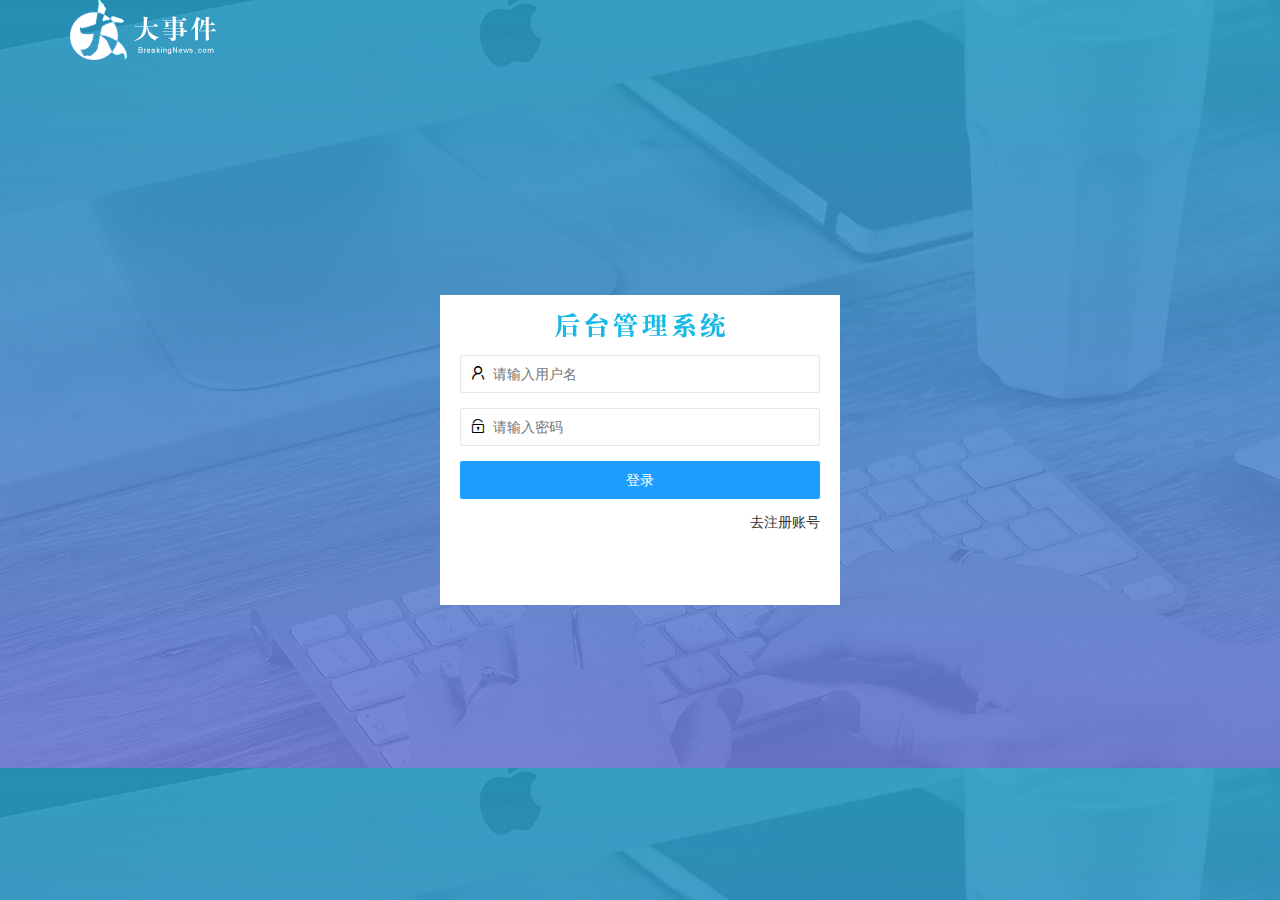
<file: login.html>
<!DOCTYPE html>
<html lang="en">

<head>
    <meta charset="UTF-8">
    <meta http-equiv="X-UA-Compatible" content="IE=edge">
    <meta name="viewport" content="width=device-width, initial-scale=1.0">
    <title>大事件-login</title>
    <link rel="stylesheet" href="/assets/lib/layui/css/layui.css">
    <link rel="stylesheet" href="/assets/css/login.css">
</head>

<body>
    <!-- 页面logo模块 -->
    <div class="layui-main">
        <img src="/assets/images/logo.png" alt="大事件">
    </div>
    <!-- 登录注册模块 -->
    <div class="loginAndResBox">
        <div class="title-box"></div>
        <!-- 登录区域 -->
        <div id="login-box">
            <!-- 用户名 -->
            <form class="layui-form" id="login-form">
                <div class="layui-form-item">
                    <i class="layui-icon layui-icon-username"></i>
                    <input type="text" name="username" required lay-verify="required" placeholder="请输入用户名"
                        autocomplete="off" class="layui-input">
                </div>
                <!-- 密码 -->
                <div class="layui-form-item">
                    <i class="layui-icon layui-icon-password
                    "></i>
                    <input type="password" name="password" required lay-verify="required" placeholder="请输入密码"
                        autocomplete="off" class="layui-input">
                </div>
                <div class="layui-form-item">
                    <button class="layui-btn layui-btn-fluid
                layui-btn-normal" lay-submit>登录</button>
                </div>
                <div class="layui-form-item link">
                    <a href="javascript:;" id="link_reg">去注册账号</a>
                </div>
            </form>

        </div>
        <!-- 注册区域 -->
        <div id="reg-box">
            <form class="layui-form" id="reg-form">
                <div class="layui-form-item">
                    <i class="layui-icon layui-icon-username"></i>
                    <input type="text" name="username" required lay-verify="required|username" placeholder="请输入用户名"
                        autocomplete="off" class="layui-input">
                </div>
                <div class="layui-form-item">
                    <i class="layui-icon layui-icon-password
                    "></i>
                    <input type="password" name="password" required lay-verify="required|psw" placeholder="请输入密码"
                        autocomplete="off" class="layui-input">
                </div>
                <div class="layui-form-item">
                    <i class="layui-icon layui-icon-password
                    "></i>
                    <input type="password" name="repassword" required lay-verify="required|psw|repsw"
                        placeholder="请再次输入密码" autocomplete="off" class="layui-input">
                </div>
                <div class="layui-form-item">
                    <button class="layui-btn layui-btn-fluid
                layui-btn-normal" lay-submit>注册</button>
                </div>
                <div class="layui-form-item link">
                    <a href="javascript:;" id="link_login">点击登录</a>
                </div>
            </form>

        </div>
    </div>
    <!-- 引入layui的js文件 -->
    <script src="/assets/lib/layui/layui.all.js"></script>
    <!-- 引入jQuery文件 -->
    <script src="/assets/lib/jquery.js"></script>
    <!-- 引入baseAPI文件，是依赖于jQuery，所以得放到jQuery下面 -->
    <script src="/assets/js/baseAPI.js"></script>
    <!-- 引入自己的js文件 -->
    <script src="/assets/js/login.js"></script>
</body>

</html>
</file>
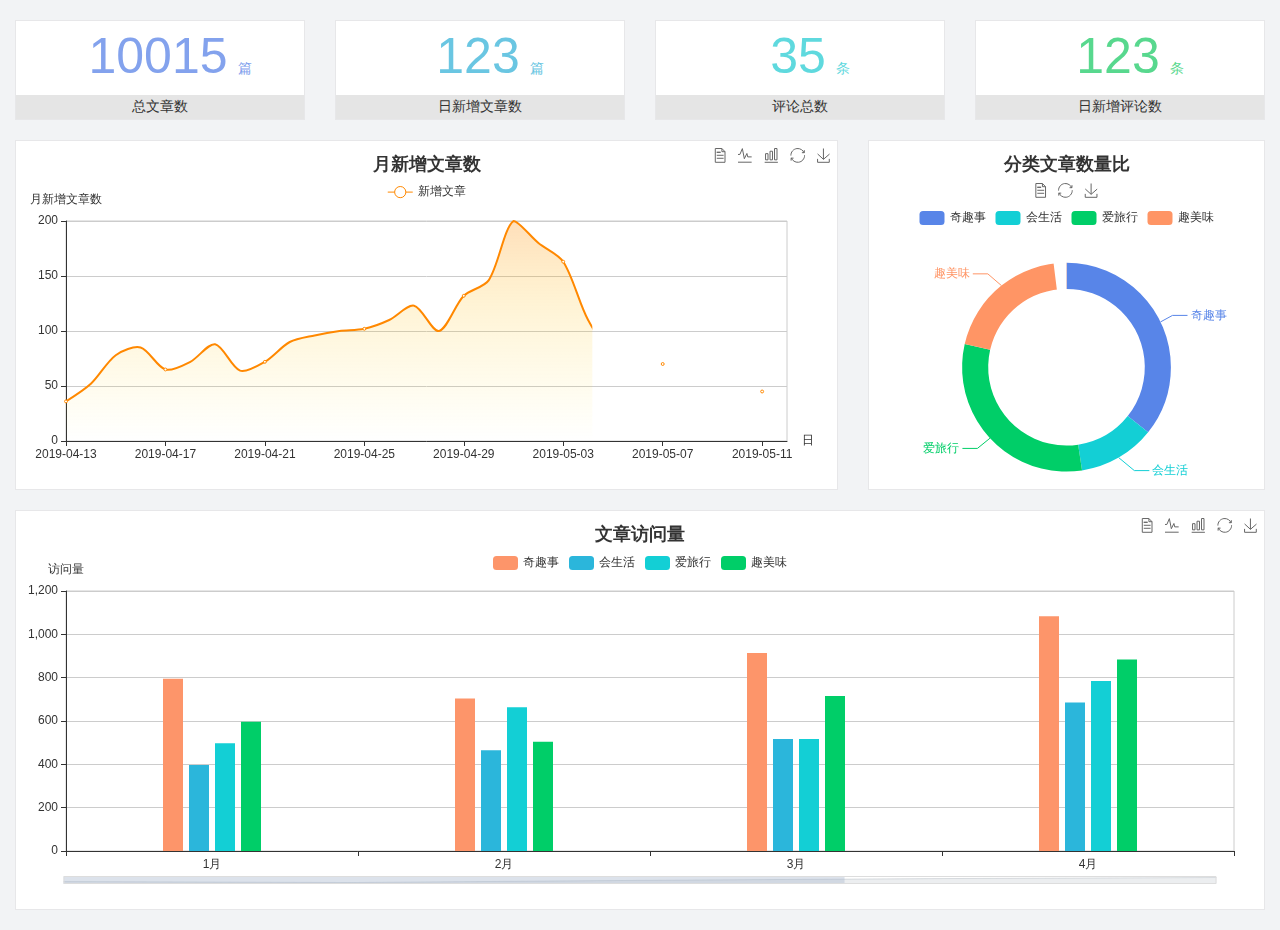
<file: home/dashboard.html>
<!DOCTYPE html>
<html lang="en">

<head>
  <meta charset="UTF-8">
  <meta name="viewport" content="width=device-width, initial-scale=1.0">
  <meta http-equiv="X-UA-Compatible" content="ie=edge">
  <title>图表统计</title>
  <link rel="stylesheet" href="../../assets/lib/bootstrap.css" />
  <link rel="stylesheet" href="../../assets/lib/main.css" />
  <script src="../../assets/lib/jquery.js"></script>
  <script type="text/javascript" src="../../assets/lib/echarts.min.js"></script>
</head>

<body>
  <div class="container-fluid">
    <div class="row spannel_list">
      <div class="col-sm-3 col-xs-6">
        <div class="spannel">
          <em>10015</em><span>篇</span>
          <b>总文章数</b>
        </div>
      </div>
      <div class="col-sm-3 col-xs-6">
        <div class="spannel scolor01">
          <em>123</em><span>篇</span>
          <b>日新增文章数</b>
        </div>
      </div>
      <div class="col-sm-3 col-xs-6">
        <div class="spannel scolor02">
          <em>35</em><span>条</span>
          <b>评论总数</b>
        </div>
      </div>
      <div class="col-sm-3 col-xs-6">
        <div class="spannel scolor03">
          <em>123</em><span>条</span>
          <b>日新增评论数</b>
        </div>
      </div>
    </div>
  </div>

  <div class="container-fluid">
    <div class="row curve-pie">
      <div class="col-lg-8 col-md-8">
        <div class="gragh_pannel" id="curve_show"></div>
      </div>
      <div class="col-lg-4 col-md-4">
        <div class="gragh_pannel" id="pie_show"></div>
      </div>
    </div>
  </div>

  <div class="container-fluid">
    <div class="column_pannel" id="column_show"></div>
  </div>

  <script>
    var oChart = echarts.init(document.getElementById('curve_show'));
    var aList_all = [
      { 'count': 36, 'date': '2019-04-13' },
      { 'count': 52, 'date': '2019-04-14' },
      { 'count': 78, 'date': '2019-04-15' },
      { 'count': 85, 'date': '2019-04-16' },
      { 'count': 65, 'date': '2019-04-17' },
      { 'count': 72, 'date': '2019-04-18' },
      { 'count': 88, 'date': '2019-04-19' },
      { 'count': 64, 'date': '2019-04-20' },
      { 'count': 72, 'date': '2019-04-21' },
      { 'count': 90, 'date': '2019-04-22' },
      { 'count': 96, 'date': '2019-04-23' },
      { 'count': 100, 'date': '2019-04-24' },
      { 'count': 102, 'date': '2019-04-25' },
      { 'count': 110, 'date': '2019-04-26' },
      { 'count': 123, 'date': '2019-04-27' },
      { 'count': 100, 'date': '2019-04-28' },
      { 'count': 132, 'date': '2019-04-29' },
      { 'count': 146, 'date': '2019-04-30' },
      { 'count': 200, 'date': '2019-05-01' },
      { 'count': 180, 'date': '2019-05-02' },
      { 'count': 163, 'date': '2019-05-03' },
      { 'count': 110, 'date': '2019-05-04' },
      { 'count': 80, 'date': '2019-05-05' },
      { 'count': 82, 'date': '2019-05-06' },
      { 'count': 70, 'date': '2019-05-07' },
      { 'count': 65, 'date': '2019-05-08' },
      { 'count': 54, 'date': '2019-05-09' },
      { 'count': 40, 'date': '2019-05-10' },
      { 'count': 45, 'date': '2019-05-11' },
      { 'count': 38, 'date': '2019-05-12' },
    ];

    let aCount = [];
    let aDate = [];

    for (var i = 0; i < aList_all.length; i++) {
      aCount.push(aList_all[i].count);
      aDate.push(aList_all[i].date);
    }

    var chartopt = {
      title: {
        text: '月新增文章数',
        left: 'center',
        top: '10'
      },
      tooltip: {
        trigger: 'axis'
      },
      legend: {
        data: ['新增文章'],
        top: '40'
      },
      toolbox: {
        show: true,
        feature: {
          mark: { show: true },
          dataView: { show: true, readOnly: false },
          magicType: { show: true, type: ['line', 'bar'] },
          restore: { show: true },
          saveAsImage: { show: true }
        }
      },
      calculable: true,
      xAxis: [
        {
          name: '日',
          type: 'category',
          boundaryGap: false,
          data: aDate
        }
      ],
      yAxis: [
        {
          name: '月新增文章数',
          type: 'value'
        }
      ],
      series: [
        {
          name: '新增文章',
          type: 'line',
          smooth: true,
          itemStyle: { normal: { areaStyle: { type: 'default' }, color: '#f80' }, lineStyle: { color: '#f80' } },
          data: aCount
        }],
      areaStyle: {
        normal: {
          color: new echarts.graphic.LinearGradient(0, 0, 0, 1, [{
            offset: 0,
            color: 'rgba(255,136,0,0.39)'
          }, {
            offset: .34,
            color: 'rgba(255,180,0,0.25)'
          }, {
            offset: 1,
            color: 'rgba(255,222,0,0.00)'
          }])

        }
      },
      grid: {
        show: true,
        x: 50,
        x2: 50,
        y: 80,
        height: 220
      }
    };

    oChart.setOption(chartopt);


    var oPie = echarts.init(document.getElementById('pie_show'));
    var oPieopt =
    {
      title: {
        top: 10,
        text: '分类文章数量比',
        x: 'center'
      },
      tooltip: {
        trigger: 'item',
        formatter: "{a} <br/>{b} : {c} ({d}%)"
      },
      color: ['#5885e8', '#13cfd5', '#00ce68', '#ff9565'],
      legend: {
        x: 'center',
        top: 65,
        data: ['奇趣事', '会生活', '爱旅行', '趣美味']
      },
      toolbox: {
        show: true,
        x: 'center',
        top: 35,
        feature: {
          mark: { show: true },
          dataView: { show: true, readOnly: false },
          magicType: {
            show: true,
            type: ['pie', 'funnel'],
            option: {
              funnel: {
                x: '25%',
                width: '50%',
                funnelAlign: 'left',
                max: 1548
              }
            }
          },
          restore: { show: true },
          saveAsImage: { show: true }
        }
      },
      calculable: true,
      series: [
        {
          name: '访问来源',
          type: 'pie',
          radius: ['45%', '60%'],
          center: ['50%', '65%'],
          data: [
            { value: 300, name: '奇趣事' },
            { value: 100, name: '会生活' },
            { value: 260, name: '爱旅行' },
            { value: 180, name: '趣美味' }
          ]
        }
      ]
    };
    oPie.setOption(oPieopt);



    var oColumn = this.echarts.init(document.getElementById('column_show'));
    var oColumnopt =
    {
      title: {
        text: '文章访问量',
        left: 'center',
        top: '10'
      },
      tooltip: {
        trigger: 'axis'
      },
      legend: {
        data: ['奇趣事', '会生活', '爱旅行', '趣美味'],
        top: '40'
      },
      toolbox: {
        show: true,
        feature: {
          mark: { show: true },
          dataView: { show: true, readOnly: false },
          magicType: { show: true, type: ['line', 'bar'] },
          restore: { show: true },
          saveAsImage: { show: true }
        }
      },
      calculable: true,
      xAxis: [
        {
          type: 'category',
          data: ['1月', '2月', '3月', '4月', '5月']
        }
      ],
      yAxis: [
        {
          name: '访问量',
          type: 'value'
        }
      ],
      series: [
        {
          name: '奇趣事',
          type: 'bar',
          barWidth: 20,
          itemStyle: {
            normal: { areaStyle: { type: 'default' }, color: '#fd956a' }
          },
          data: [800, 708, 920, 1090, 1200]
        },
        {
          name: '会生活',
          type: 'bar',
          barWidth: 20,
          itemStyle: {
            normal: { areaStyle: { type: 'default' }, color: '#2bb6db' }
          },
          data: [400, 468, 520, 690, 800]
        },
        {
          name: '爱旅行',
          type: 'bar',
          barWidth: 20,
          itemStyle: {
            normal: { areaStyle: { type: 'default' }, color: '#13cfd5' }
          },
          data: [500, 668, 520, 790, 900]
        },
        {
          name: '趣美味',
          type: 'bar',
          barWidth: 20,
          itemStyle: {
            normal: { areaStyle: { type: 'default' }, color: '#00ce68' }
          },
          data: [600, 508, 720, 890, 1000]
        }
      ],
      grid: {
        show: true,
        x: 50,
        x2: 30,
        y: 80,
        height: 260
      },
      dataZoom: [//给x轴设置滚动条
        {
          start: 0,//默认为0
          end: 100 - 1000 / 31,//默认为100
          type: 'slider',
          show: true,
          xAxisIndex: [0],
          handleSize: 0,//滑动条的 左右2个滑动条的大小
          height: 8,//组件高度
          left: 45, //左边的距离
          right: 50,//右边的距离
          bottom: 26,//右边的距离
          handleColor: '#ddd',//h滑动图标的颜色
          handleStyle: {
            borderColor: "#cacaca",
            borderWidth: "1",
            shadowBlur: 2,
            background: "#ddd",
            shadowColor: "#ddd",
          }
        }]
    };
    oColumn.setOption(oColumnopt);
  </script>
</body>

</html>
</file>
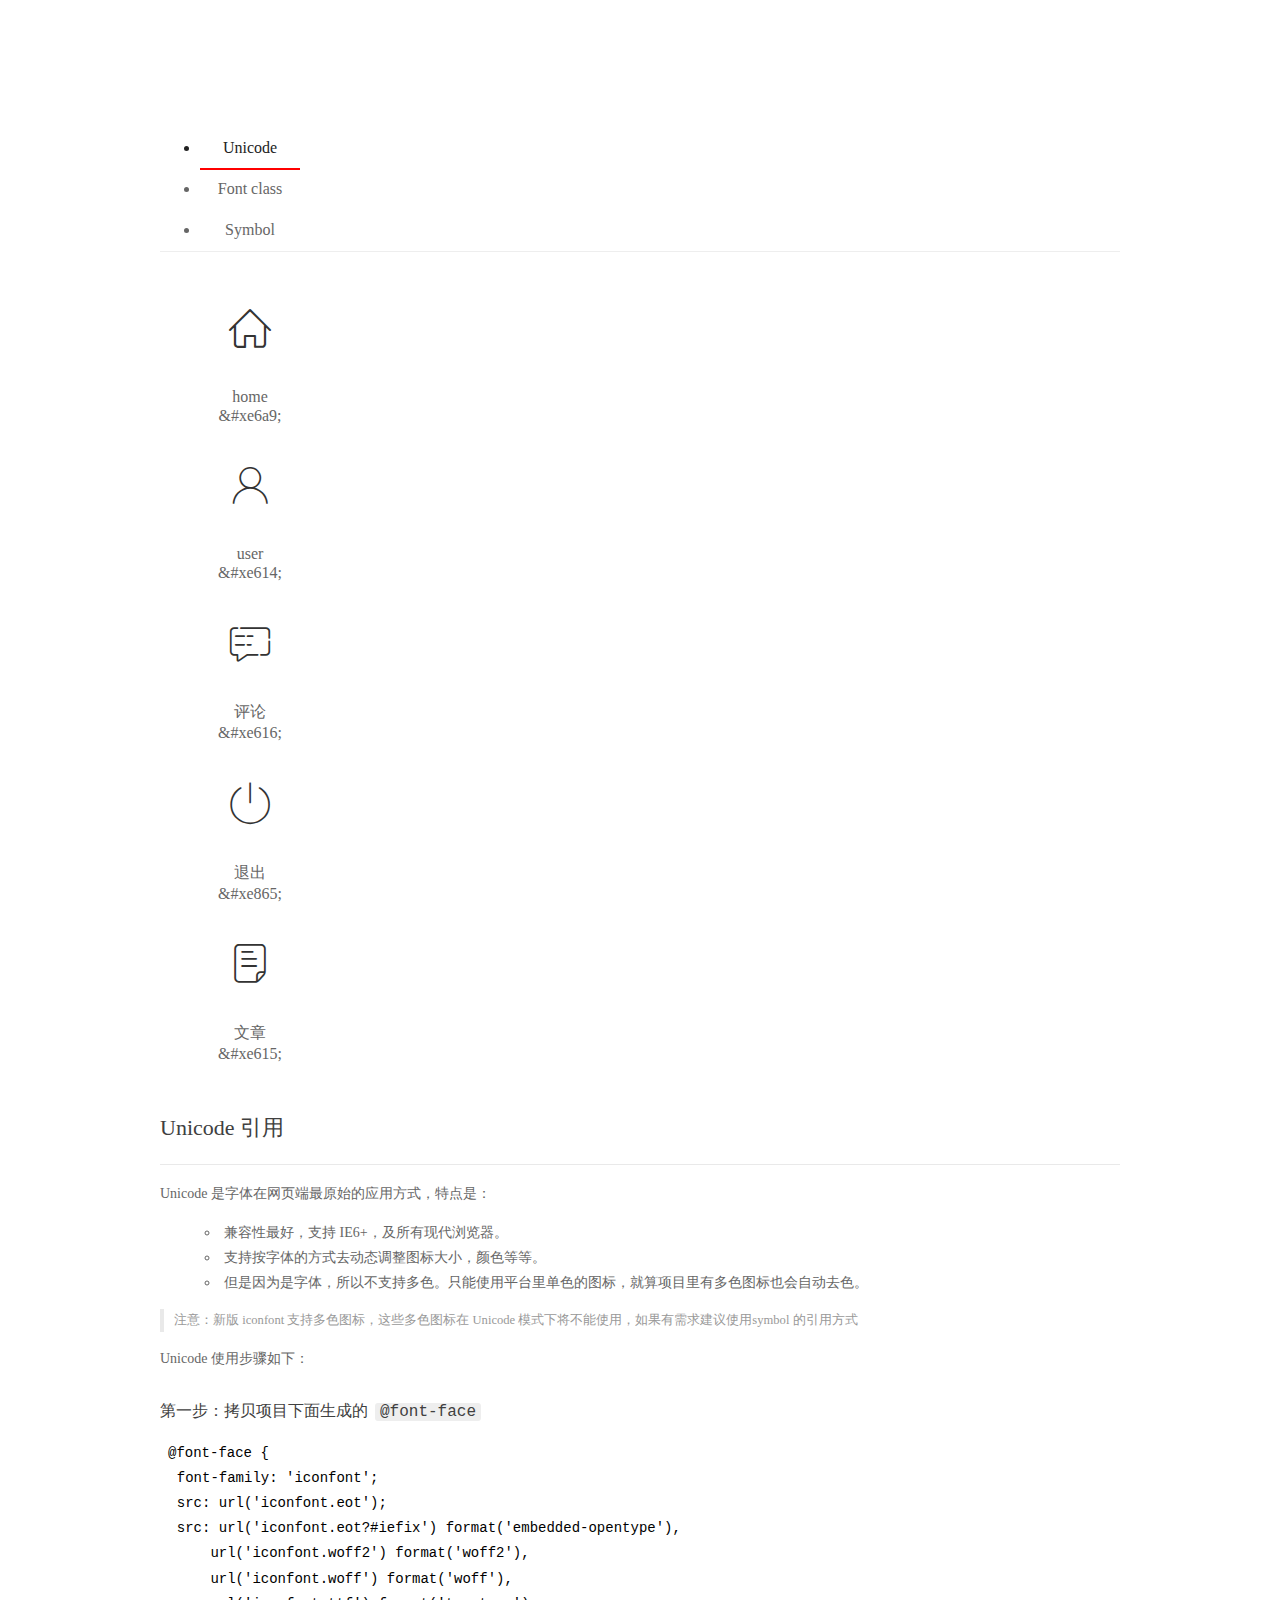
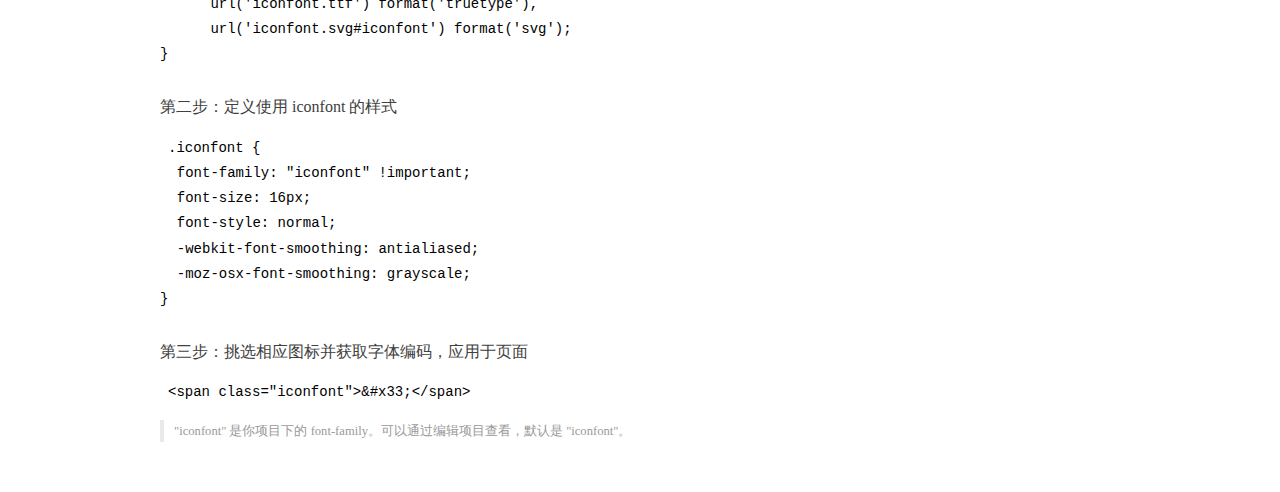
<file: assets/fonts/demo_index.html>
<!DOCTYPE html>
<html>
<head>
  <meta charset="utf-8"/>
  <title>IconFont Demo</title>
  <link rel="shortcut icon" href="https://gtms04.alicdn.com/tps/i4/TB1_oz6GVXXXXaFXpXXJDFnIXXX-64-64.ico" type="image/x-icon"/>
  <link rel="stylesheet" href="https://g.alicdn.com/thx/cube/1.3.2/cube.min.css">
  <link rel="stylesheet" href="demo.css">
  <link rel="stylesheet" href="iconfont.css">
  <script src="iconfont.js"></script>
  <!-- jQuery -->
  <script src="https://a1.alicdn.com/oss/uploads/2018/12/26/7bfddb60-08e8-11e9-9b04-53e73bb6408b.js"></script>
  <!-- 代码高亮 -->
  <script src="https://a1.alicdn.com/oss/uploads/2018/12/26/a3f714d0-08e6-11e9-8a15-ebf944d7534c.js"></script>
</head>
<body>
  <div class="main">
    <h1 class="logo"><a href="https://www.iconfont.cn/" title="iconfont 首页" target="_blank">&#xe86b;</a></h1>
    <div class="nav-tabs">
      <ul id="tabs" class="dib-box">
        <li class="dib active"><span>Unicode</span></li>
        <li class="dib"><span>Font class</span></li>
        <li class="dib"><span>Symbol</span></li>
      </ul>
      
    </div>
    <div class="tab-container">
      <div class="content unicode" style="display: block;">
          <ul class="icon_lists dib-box">
          
            <li class="dib">
              <span class="icon iconfont">&#xe6a9;</span>
                <div class="name">home</div>
                <div class="code-name">&amp;#xe6a9;</div>
              </li>
          
            <li class="dib">
              <span class="icon iconfont">&#xe614;</span>
                <div class="name">user</div>
                <div class="code-name">&amp;#xe614;</div>
              </li>
          
            <li class="dib">
              <span class="icon iconfont">&#xe616;</span>
                <div class="name">评论</div>
                <div class="code-name">&amp;#xe616;</div>
              </li>
          
            <li class="dib">
              <span class="icon iconfont">&#xe865;</span>
                <div class="name">退出</div>
                <div class="code-name">&amp;#xe865;</div>
              </li>
          
            <li class="dib">
              <span class="icon iconfont">&#xe615;</span>
                <div class="name">文章</div>
                <div class="code-name">&amp;#xe615;</div>
              </li>
          
          </ul>
          <div class="article markdown">
          <h2 id="unicode-">Unicode 引用</h2>
          <hr>

          <p>Unicode 是字体在网页端最原始的应用方式，特点是：</p>
          <ul>
            <li>兼容性最好，支持 IE6+，及所有现代浏览器。</li>
            <li>支持按字体的方式去动态调整图标大小，颜色等等。</li>
            <li>但是因为是字体，所以不支持多色。只能使用平台里单色的图标，就算项目里有多色图标也会自动去色。</li>
          </ul>
          <blockquote>
            <p>注意：新版 iconfont 支持多色图标，这些多色图标在 Unicode 模式下将不能使用，如果有需求建议使用symbol 的引用方式</p>
          </blockquote>
          <p>Unicode 使用步骤如下：</p>
          <h3 id="-font-face">第一步：拷贝项目下面生成的 <code>@font-face</code></h3>
<pre><code class="language-css"
>@font-face {
  font-family: 'iconfont';
  src: url('iconfont.eot');
  src: url('iconfont.eot?#iefix') format('embedded-opentype'),
      url('iconfont.woff2') format('woff2'),
      url('iconfont.woff') format('woff'),
      url('iconfont.ttf') format('truetype'),
      url('iconfont.svg#iconfont') format('svg');
}
</code></pre>
          <h3 id="-iconfont-">第二步：定义使用 iconfont 的样式</h3>
<pre><code class="language-css"
>.iconfont {
  font-family: "iconfont" !important;
  font-size: 16px;
  font-style: normal;
  -webkit-font-smoothing: antialiased;
  -moz-osx-font-smoothing: grayscale;
}
</code></pre>
          <h3 id="-">第三步：挑选相应图标并获取字体编码，应用于页面</h3>
<pre>
<code class="language-html"
>&lt;span class="iconfont"&gt;&amp;#x33;&lt;/span&gt;
</code></pre>
          <blockquote>
            <p>"iconfont" 是你项目下的 font-family。可以通过编辑项目查看，默认是 "iconfont"。</p>
          </blockquote>
          </div>
      </div>
      <div class="content font-class">
        <ul class="icon_lists dib-box">
          
          <li class="dib">
            <span class="icon iconfont icon-home"></span>
            <div class="name">
              home
            </div>
            <div class="code-name">.icon-home
            </div>
          </li>
          
          <li class="dib">
            <span class="icon iconfont icon-user"></span>
            <div class="name">
              user
            </div>
            <div class="code-name">.icon-user
            </div>
          </li>
          
          <li class="dib">
            <span class="icon iconfont icon-pinglun"></span>
            <div class="name">
              评论
            </div>
            <div class="code-name">.icon-pinglun
            </div>
          </li>
          
          <li class="dib">
            <span class="icon iconfont icon-tuichu"></span>
            <div class="name">
              退出
            </div>
            <div class="code-name">.icon-tuichu
            </div>
          </li>
          
          <li class="dib">
            <span class="icon iconfont icon-16"></span>
            <div class="name">
              文章
            </div>
            <div class="code-name">.icon-16
            </div>
          </li>
          
        </ul>
        <div class="article markdown">
        <h2 id="font-class-">font-class 引用</h2>
        <hr>

        <p>font-class 是 Unicode 使用方式的一种变种，主要是解决 Unicode 书写不直观，语意不明确的问题。</p>
        <p>与 Unicode 使用方式相比，具有如下特点：</p>
        <ul>
          <li>兼容性良好，支持 IE8+，及所有现代浏览器。</li>
          <li>相比于 Unicode 语意明确，书写更直观。可以很容易分辨这个 icon 是什么。</li>
          <li>因为使用 class 来定义图标，所以当要替换图标时，只需要修改 class 里面的 Unicode 引用。</li>
          <li>不过因为本质上还是使用的字体，所以多色图标还是不支持的。</li>
        </ul>
        <p>使用步骤如下：</p>
        <h3 id="-fontclass-">第一步：引入项目下面生成的 fontclass 代码：</h3>
<pre><code class="language-html">&lt;link rel="stylesheet" href="./iconfont.css"&gt;
</code></pre>
        <h3 id="-">第二步：挑选相应图标并获取类名，应用于页面：</h3>
<pre><code class="language-html">&lt;span class="iconfont icon-xxx"&gt;&lt;/span&gt;
</code></pre>
        <blockquote>
          <p>"
            iconfont" 是你项目下的 font-family。可以通过编辑项目查看，默认是 "iconfont"。</p>
        </blockquote>
      </div>
      </div>
      <div class="content symbol">
          <ul class="icon_lists dib-box">
          
            <li class="dib">
                <svg class="icon svg-icon" aria-hidden="true">
                  <use xlink:href="#icon-home"></use>
                </svg>
                <div class="name">home</div>
                <div class="code-name">#icon-home</div>
            </li>
          
            <li class="dib">
                <svg class="icon svg-icon" aria-hidden="true">
                  <use xlink:href="#icon-user"></use>
                </svg>
                <div class="name">user</div>
                <div class="code-name">#icon-user</div>
            </li>
          
            <li class="dib">
                <svg class="icon svg-icon" aria-hidden="true">
                  <use xlink:href="#icon-pinglun"></use>
                </svg>
                <div class="name">评论</div>
                <div class="code-name">#icon-pinglun</div>
            </li>
          
            <li class="dib">
                <svg class="icon svg-icon" aria-hidden="true">
                  <use xlink:href="#icon-tuichu"></use>
                </svg>
                <div class="name">退出</div>
                <div class="code-name">#icon-tuichu</div>
            </li>
          
            <li class="dib">
                <svg class="icon svg-icon" aria-hidden="true">
                  <use xlink:href="#icon-16"></use>
                </svg>
                <div class="name">文章</div>
                <div class="code-name">#icon-16</div>
            </li>
          
          </ul>
          <div class="article markdown">
          <h2 id="symbol-">Symbol 引用</h2>
          <hr>

          <p>这是一种全新的使用方式，应该说这才是未来的主流，也是平台目前推荐的用法。相关介绍可以参考这篇<a href="">文章</a>
            这种用法其实是做了一个 SVG 的集合，与另外两种相比具有如下特点：</p>
          <ul>
            <li>支持多色图标了，不再受单色限制。</li>
            <li>通过一些技巧，支持像字体那样，通过 <code>font-size</code>, <code>color</code> 来调整样式。</li>
            <li>兼容性较差，支持 IE9+，及现代浏览器。</li>
            <li>浏览器渲染 SVG 的性能一般，还不如 png。</li>
          </ul>
          <p>使用步骤如下：</p>
          <h3 id="-symbol-">第一步：引入项目下面生成的 symbol 代码：</h3>
<pre><code class="language-html">&lt;script src="./iconfont.js"&gt;&lt;/script&gt;
</code></pre>
          <h3 id="-css-">第二步：加入通用 CSS 代码（引入一次就行）：</h3>
<pre><code class="language-html">&lt;style&gt;
.icon {
  width: 1em;
  height: 1em;
  vertical-align: -0.15em;
  fill: currentColor;
  overflow: hidden;
}
&lt;/style&gt;
</code></pre>
          <h3 id="-">第三步：挑选相应图标并获取类名，应用于页面：</h3>
<pre><code class="language-html">&lt;svg class="icon" aria-hidden="true"&gt;
  &lt;use xlink:href="#icon-xxx"&gt;&lt;/use&gt;
&lt;/svg&gt;
</code></pre>
          </div>
      </div>

    </div>
  </div>
  <script>
  $(document).ready(function () {
      $('.tab-container .content:first').show()

      $('#tabs li').click(function (e) {
        var tabContent = $('.tab-container .content')
        var index = $(this).index()

        if ($(this).hasClass('active')) {
          return
        } else {
          $('#tabs li').removeClass('active')
          $(this).addClass('active')

          tabContent.hide().eq(index).fadeIn()
        }
      })
    })
  </script>
</body>
</html>
</file>
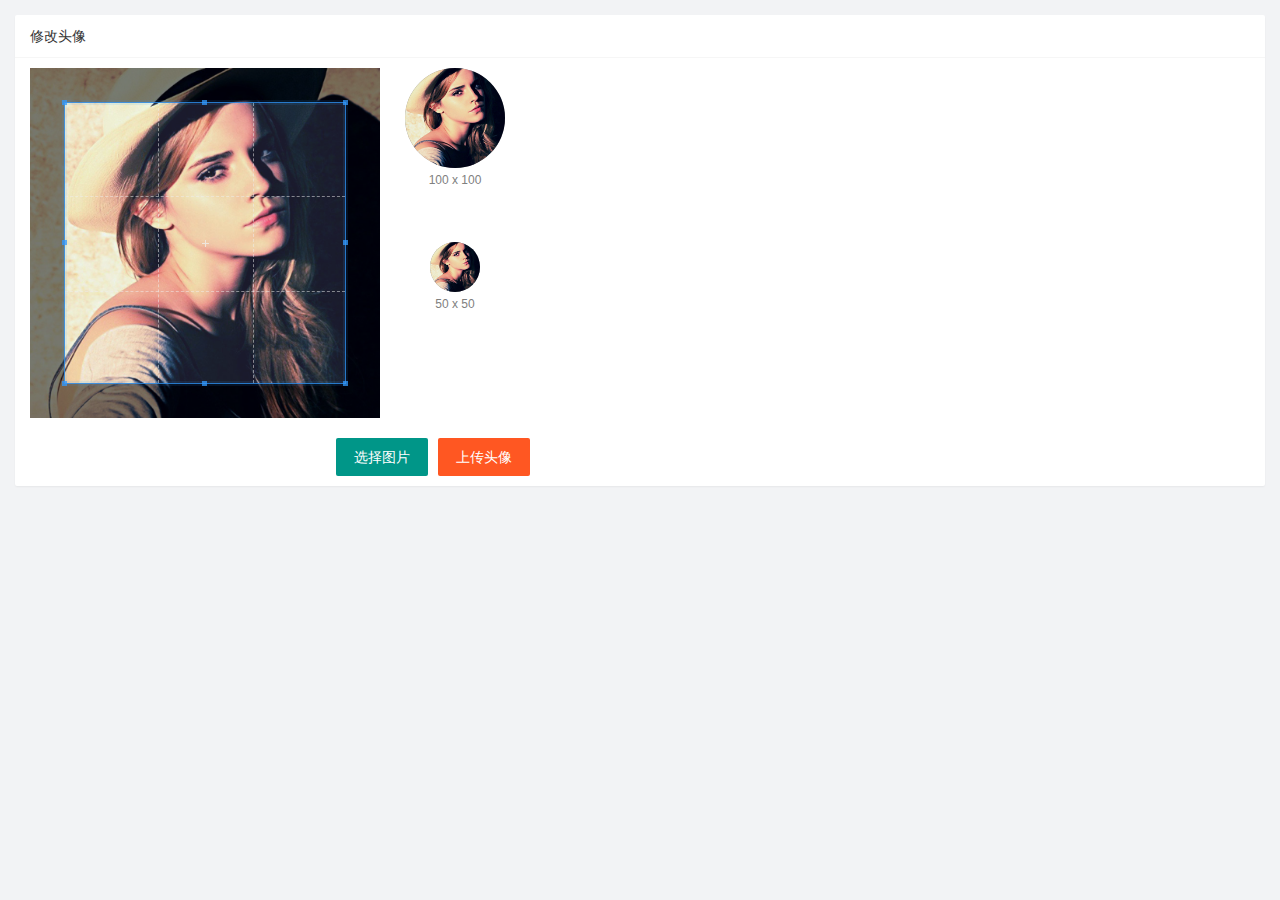
<file: home/user/user_avatar.html>
<!DOCTYPE html>
<html lang="en">

<head>
    <meta charset="UTF-8">
    <meta http-equiv="X-UA-Compatible" content="IE=edge">
    <meta name="viewport" content="width=device-width, initial-scale=1.0">
    <title>更换头像</title>
    <!-- 引入lsyui css文件 -->
    <link rel="stylesheet" href="/assets/lib/layui/css/layui.css">
    <!-- 引入cropper css 文件 -->
    <link rel="stylesheet" href="/assets/lib/cropper/cropper.css" />
    <!-- 引入自己的css文件 -->
    <link rel="stylesheet" href="/assets/css/user/user_avatar.css">
</head>

<body>
    <div class="layui-card">
        <div class="layui-card-header">修改头像</div>
        <div class="layui-card-body">
            <!-- 第一行的图片裁剪和预览区域 -->
            <div class="row1">
                <!-- 图片裁剪区域 -->
                <div class="cropper-box">
                    <!-- 这个 img 标签很重要，将来会把它初始化为裁剪区域 -->
                    <img id="image" src="/assets/images/sample.jpg" />
                </div> <!-- 图片的预览区域 -->
                <div class="preview-box">
                    <div>
                        <!-- 宽高为 100px 的预览区域 -->
                        <div class="img-preview w100"></div>
                        <p class="size">100 x 100</p>
                    </div>
                    <div>
                        <!-- 宽高为 50px 的预览区域 -->
                        <div class="img-preview w50"></div>
                        <p class="size">50 x 50</p>
                    </div>
                </div>
            </div> <!-- 第二行的按钮区域 -->
            <div class="row2">
                <!-- 让input只能上传指定的文件 ，使用access属性 -->
                <input type="file" name="avatar" access="image/jpeg,image/png" id="avatar-upload" />
                <button type="button" class="layui-btn select-avatar">选择图片</button>
                <button type="button" class="layui-btn layui-btn-danger upload-avatar">上传头像</button>
            </div>
        </div>
    </div>

    <!-- 引入layui js文件 -->
    <script src="/assets/lib/layui/layui.all.js"></script>
    <!-- 引入jQuery js 文件 -->
    <script src="/assets/lib/jquery.js"></script>
    <!-- 引入cropper 文件 -->
    <script src="/assets/lib/cropper/Cropper.js"></script>
    <script src="/assets/lib/cropper/jquery-cropper.js"></script>
    <!-- 引入baseAPI js文件 -->
    <script src="/assets/js/baseAPI.js"></script>
    <!-- 引入自己的js文件 -->
    <script src="/assets/js/user/user_avatar.js"></script>
</body>

</html>
</file>
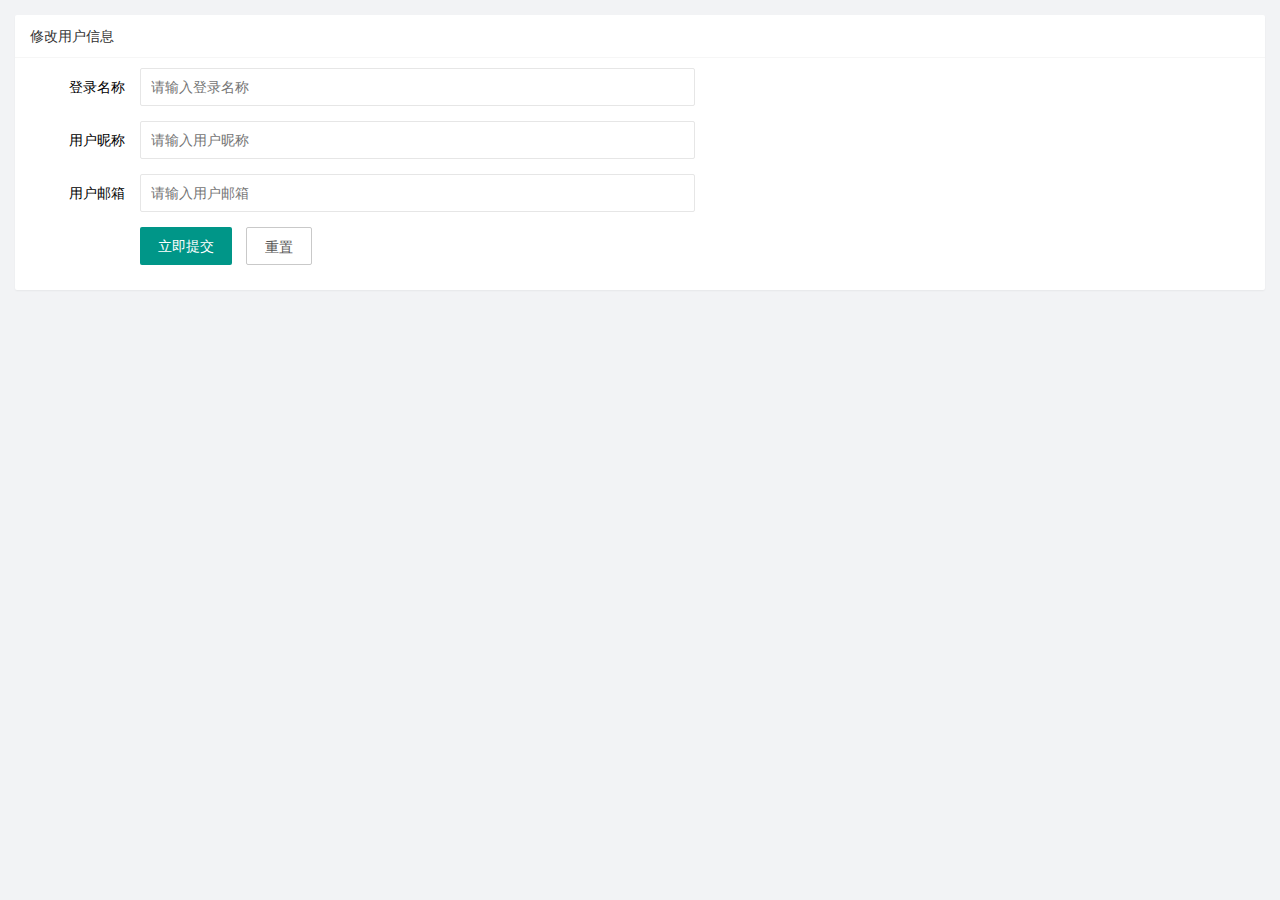
<file: home/user/user_info.html>
<!DOCTYPE html>
<html lang="en">

<head>
    <meta charset="UTF-8">
    <meta http-equiv="X-UA-Compatible" content="IE=edge">
    <meta name="viewport" content="width=device-width, initial-scale=1.0">
    <title>基本资料</title>
    <!-- 引入lsyui css文件 -->
    <link rel="stylesheet" href="/assets/lib/layui/css/layui.css">
    <!-- 引入自己的css文件 -->
    <link rel="stylesheet" href="/assets/css/user/user_info.css">
</head>

<body>
    <div class="layui-card">
        <div class="layui-card-header">修改用户信息</div>
        <div class="layui-card-body">
            <form class="layui-form" id="reuser-info" lay-filter="formUserInfo">
                <input type="hidden" name="id" readonly required lay-verify="required" placeholder="请输入id"
                    autocomplete="off" class="layui-input">
                <div class="layui-form-item">
                    <label class="layui-form-label">登录名称</label>
                    <div class="layui-input-block">
                        <!-- 登录名称需要变成不可选中 -->
                        <input type="text" name="username" readonly required lay-verify="required" placeholder="请输入登录名称"
                            autocomplete="off" class="layui-input">
                    </div>
                </div>
                <div class="layui-form-item">
                    <label class="layui-form-label">用户昵称</label>
                    <div class="layui-input-block">
                        <input type="text" name="nickname" required lay-verify="required|name" placeholder="请输入用户昵称"
                            autocomplete="off" class="layui-input">
                    </div>
                </div>
                <div class="layui-form-item">
                    <label class="layui-form-label">用户邮箱</label>
                    <div class="layui-input-block">
                        <input type="text" name="email" required lay-verify="required|email" placeholder="请输入用户邮箱"
                            autocomplete="off" class="layui-input">
                    </div>
                </div>
                <div class="layui-form-item">
                    <div class="layui-input-block">
                        <button class="layui-btn" lay-submit lay-filter="formDemo" id="userInfoUpload">立即提交</button>
                        <button type="reset" class="layui-btn layui-btn-primary" id="reuserInfo">重置</button>
                    </div>
                </div>
            </form>
        </div>
    </div>
    <!-- 引入layui js文件 -->
    <script src="/assets/lib/layui/layui.all.js"></script>
    <!-- 引入jQuery js 文件 -->
    <script src="/assets/lib/jquery.js"></script>
    <!-- 引入baseAPI js文件 -->
    <script src="/assets/js/baseAPI.js"></script>
    <!-- 引入自己的js文件 -->
    <script src="/assets/js/user/user_info.js"></script>
</body>

</html>
</file>
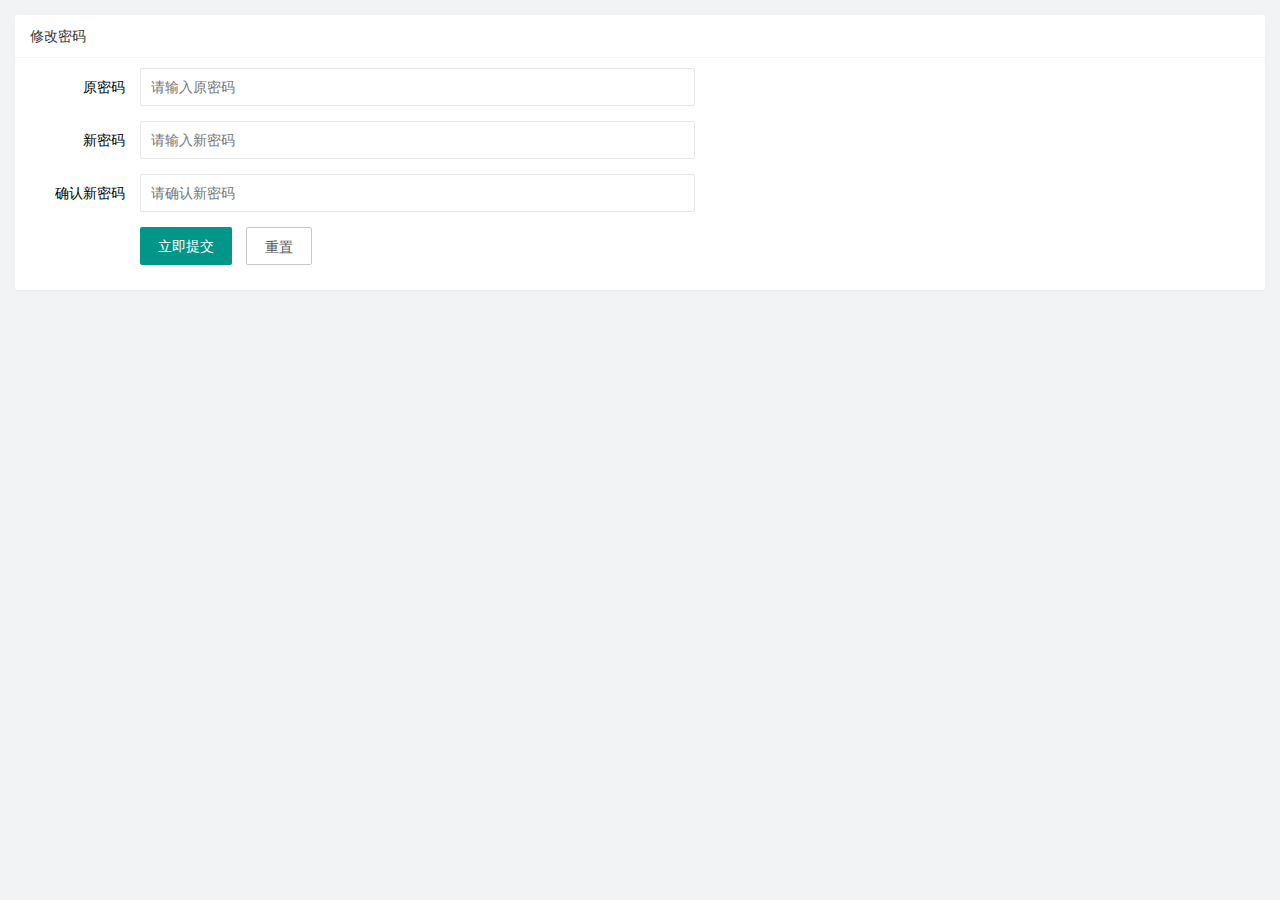
<file: home/user/user_pwd.html>
<!DOCTYPE html>
<html lang="en">

<head>
    <meta charset="UTF-8">
    <meta http-equiv="X-UA-Compatible" content="IE=edge">
    <meta name="viewport" content="width=device-width, initial-scale=1.0">
    <title>修改密码</title>
    <link rel="stylesheet" href="/assets/lib/layui/css/layui.css">
    <link rel="stylesheet" href="/assets/css/user/user_pwd.css">
</head>

<body>
    <div class="layui-card">
        <div class="layui-card-header">修改密码</div>
        <div class="layui-card-body">
            <form class="layui-form" id="repwd-form">
                <div class="layui-form-item">
                    <label class="layui-form-label">原密码</label>
                    <div class="layui-input-block">
                        <input type="password" name="oldPwd" required lay-verify="required|pass" placeholder="请输入原密码"
                            autocomplete="off" class="layui-input">
                    </div>
                </div>
                <div class="layui-form-item">
                    <label class="layui-form-label">新密码</label>
                    <div class="layui-input-block">
                        <input type="password" name="newPwd" required lay-verify="required|pass|pwd"
                            placeholder="请输入新密码" autocomplete="off" class="layui-input">
                    </div>
                </div>
                <div class="layui-form-item">
                    <label class="layui-form-label">确认新密码</label>
                    <div class="layui-input-block">
                        <input type="password" name="renewPwd" required lay-verify="required|pass|repwd"
                            placeholder="请确认新密码" autocomplete="off" class="layui-input">
                    </div>
                </div>
                <div class="layui-form-item">
                    <div class="layui-input-block">
                        <button class="layui-btn" lay-submit lay-filter="formDemo">立即提交</button>
                        <button type="reset" class="layui-btn layui-btn-primary">重置</button>
                    </div>
                </div>
            </form>

        </div>
    </div>
    <script src="/assets/lib/layui/layui.all.js"></script>
    <script src="/assets/lib/jquery.js"></script>
    <script src="/assets/js/baseAPI.js"></script>
    <script src="/assets/js/user/user_pwd.js"></script>
</body>

</html>
</file>
<file: assets/lib/layui/css/layui.css>
/** layui-v2.5.5 MIT License By https://www.layui.com */
 .layui-inline,img{display:inline-block;vertical-align:middle}h1,h2,h3,h4,h5,h6{font-weight:400}.layui-edge,.layui-header,.layui-inline,.layui-main{position:relative}.layui-body,.layui-edge,.layui-elip{overflow:hidden}.layui-btn,.layui-edge,.layui-inline,img{vertical-align:middle}.layui-btn,.layui-disabled,.layui-icon,.layui-unselect{-moz-user-select:none;-webkit-user-select:none;-ms-user-select:none}.layui-elip,.layui-form-checkbox span,.layui-form-pane .layui-form-label{text-overflow:ellipsis;white-space:nowrap}.layui-breadcrumb,.layui-tree-btnGroup{visibility:hidden}blockquote,body,button,dd,div,dl,dt,form,h1,h2,h3,h4,h5,h6,input,li,ol,p,pre,td,textarea,th,ul{margin:0;padding:0;-webkit-tap-highlight-color:rgba(0,0,0,0)}a:active,a:hover{outline:0}img{border:none}li{list-style:none}table{border-collapse:collapse;border-spacing:0}h4,h5,h6{font-size:100%}button,input,optgroup,option,select,textarea{font-family:inherit;font-size:inherit;font-style:inherit;font-weight:inherit;outline:0}pre{white-space:pre-wrap;white-space:-moz-pre-wrap;white-space:-pre-wrap;white-space:-o-pre-wrap;word-wrap:break-word}body{line-height:24px;font:14px Helvetica Neue,Helvetica,PingFang SC,Tahoma,Arial,sans-serif}hr{height:1px;margin:10px 0;border:0;clear:both}a{color:#333;text-decoration:none}a:hover{color:#777}a cite{font-style:normal;*cursor:pointer}.layui-border-box,.layui-border-box *{box-sizing:border-box}.layui-box,.layui-box *{box-sizing:content-box}.layui-clear{clear:both;*zoom:1}.layui-clear:after{content:'\20';clear:both;*zoom:1;display:block;height:0}.layui-inline{*display:inline;*zoom:1}.layui-edge{display:inline-block;width:0;height:0;border-width:6px;border-style:dashed;border-color:transparent}.layui-edge-top{top:-4px;border-bottom-color:#999;border-bottom-style:solid}.layui-edge-right{border-left-color:#999;border-left-style:solid}.layui-edge-bottom{top:2px;border-top-color:#999;border-top-style:solid}.layui-edge-left{border-right-color:#999;border-right-style:solid}.layui-disabled,.layui-disabled:hover{color:#d2d2d2!important;cursor:not-allowed!important}.layui-circle{border-radius:100%}.layui-show{display:block!important}.layui-hide{display:none!important}@font-face{font-family:layui-icon;src:url(../font/iconfont.eot?v=250);src:url(../font/iconfont.eot?v=250#iefix) format('embedded-opentype'),url(../font/iconfont.woff2?v=250) format('woff2'),url(../font/iconfont.woff?v=250) format('woff'),url(../font/iconfont.ttf?v=250) format('truetype'),url(../font/iconfont.svg?v=250#layui-icon) format('svg')}.layui-icon{font-family:layui-icon!important;font-size:16px;font-style:normal;-webkit-font-smoothing:antialiased;-moz-osx-font-smoothing:grayscale}.layui-icon-reply-fill:before{content:"\e611"}.layui-icon-set-fill:before{content:"\e614"}.layui-icon-menu-fill:before{content:"\e60f"}.layui-icon-search:before{content:"\e615"}.layui-icon-share:before{content:"\e641"}.layui-icon-set-sm:before{content:"\e620"}.layui-icon-engine:before{content:"\e628"}.layui-icon-close:before{content:"\1006"}.layui-icon-close-fill:before{content:"\1007"}.layui-icon-chart-screen:before{content:"\e629"}.layui-icon-star:before{content:"\e600"}.layui-icon-circle-dot:before{content:"\e617"}.layui-icon-chat:before{content:"\e606"}.layui-icon-release:before{content:"\e609"}.layui-icon-list:before{content:"\e60a"}.layui-icon-chart:before{content:"\e62c"}.layui-icon-ok-circle:before{content:"\1005"}.layui-icon-layim-theme:before{content:"\e61b"}.layui-icon-table:before{content:"\e62d"}.layui-icon-right:before{content:"\e602"}.layui-icon-left:before{content:"\e603"}.layui-icon-cart-simple:before{content:"\e698"}.layui-icon-face-cry:before{content:"\e69c"}.layui-icon-face-smile:before{content:"\e6af"}.layui-icon-survey:before{content:"\e6b2"}.layui-icon-tree:before{content:"\e62e"}.layui-icon-upload-circle:before{content:"\e62f"}.layui-icon-add-circle:before{content:"\e61f"}.layui-icon-download-circle:before{content:"\e601"}.layui-icon-templeate-1:before{content:"\e630"}.layui-icon-util:before{content:"\e631"}.layui-icon-face-surprised:before{content:"\e664"}.layui-icon-edit:before{content:"\e642"}.layui-icon-speaker:before{content:"\e645"}.layui-icon-down:before{content:"\e61a"}.layui-icon-file:before{content:"\e621"}.layui-icon-layouts:before{content:"\e632"}.layui-icon-rate-half:before{content:"\e6c9"}.layui-icon-add-circle-fine:before{content:"\e608"}.layui-icon-prev-circle:before{content:"\e633"}.layui-icon-read:before{content:"\e705"}.layui-icon-404:before{content:"\e61c"}.layui-icon-carousel:before{content:"\e634"}.layui-icon-help:before{content:"\e607"}.layui-icon-code-circle:before{content:"\e635"}.layui-icon-water:before{content:"\e636"}.layui-icon-username:before{content:"\e66f"}.layui-icon-find-fill:before{content:"\e670"}.layui-icon-about:before{content:"\e60b"}.layui-icon-location:before{content:"\e715"}.layui-icon-up:before{content:"\e619"}.layui-icon-pause:before{content:"\e651"}.layui-icon-date:before{content:"\e637"}.layui-icon-layim-uploadfile:before{content:"\e61d"}.layui-icon-delete:before{content:"\e640"}.layui-icon-play:before{content:"\e652"}.layui-icon-top:before{content:"\e604"}.layui-icon-friends:before{content:"\e612"}.layui-icon-refresh-3:before{content:"\e9aa"}.layui-icon-ok:before{content:"\e605"}.layui-icon-layer:before{content:"\e638"}.layui-icon-face-smile-fine:before{content:"\e60c"}.layui-icon-dollar:before{content:"\e659"}.layui-icon-group:before{content:"\e613"}.layui-icon-layim-download:before{content:"\e61e"}.layui-icon-picture-fine:before{content:"\e60d"}.layui-icon-link:before{content:"\e64c"}.layui-icon-diamond:before{content:"\e735"}.layui-icon-log:before{content:"\e60e"}.layui-icon-rate-solid:before{content:"\e67a"}.layui-icon-fonts-del:before{content:"\e64f"}.layui-icon-unlink:before{content:"\e64d"}.layui-icon-fonts-clear:before{content:"\e639"}.layui-icon-triangle-r:before{content:"\e623"}.layui-icon-circle:before{content:"\e63f"}.layui-icon-radio:before{content:"\e643"}.layui-icon-align-center:before{content:"\e647"}.layui-icon-align-right:before{content:"\e648"}.layui-icon-align-left:before{content:"\e649"}.layui-icon-loading-1:before{content:"\e63e"}.layui-icon-return:before{content:"\e65c"}.layui-icon-fonts-strong:before{content:"\e62b"}.layui-icon-upload:before{content:"\e67c"}.layui-icon-dialogue:before{content:"\e63a"}.layui-icon-video:before{content:"\e6ed"}.layui-icon-headset:before{content:"\e6fc"}.layui-icon-cellphone-fine:before{content:"\e63b"}.layui-icon-add-1:before{content:"\e654"}.layui-icon-face-smile-b:before{content:"\e650"}.layui-icon-fonts-html:before{content:"\e64b"}.layui-icon-form:before{content:"\e63c"}.layui-icon-cart:before{content:"\e657"}.layui-icon-camera-fill:before{content:"\e65d"}.layui-icon-tabs:before{content:"\e62a"}.layui-icon-fonts-code:before{content:"\e64e"}.layui-icon-fire:before{content:"\e756"}.layui-icon-set:before{content:"\e716"}.layui-icon-fonts-u:before{content:"\e646"}.layui-icon-triangle-d:before{content:"\e625"}.layui-icon-tips:before{content:"\e702"}.layui-icon-picture:before{content:"\e64a"}.layui-icon-more-vertical:before{content:"\e671"}.layui-icon-flag:before{content:"\e66c"}.layui-icon-loading:before{content:"\e63d"}.layui-icon-fonts-i:before{content:"\e644"}.layui-icon-refresh-1:before{content:"\e666"}.layui-icon-rmb:before{content:"\e65e"}.layui-icon-home:before{content:"\e68e"}.layui-icon-user:before{content:"\e770"}.layui-icon-notice:before{content:"\e667"}.layui-icon-login-weibo:before{content:"\e675"}.layui-icon-voice:before{content:"\e688"}.layui-icon-upload-drag:before{content:"\e681"}.layui-icon-login-qq:before{content:"\e676"}.layui-icon-snowflake:before{content:"\e6b1"}.layui-icon-file-b:before{content:"\e655"}.layui-icon-template:before{content:"\e663"}.layui-icon-auz:before{content:"\e672"}.layui-icon-console:before{content:"\e665"}.layui-icon-app:before{content:"\e653"}.layui-icon-prev:before{content:"\e65a"}.layui-icon-website:before{content:"\e7ae"}.layui-icon-next:before{content:"\e65b"}.layui-icon-component:before{content:"\e857"}.layui-icon-more:before{content:"\e65f"}.layui-icon-login-wechat:before{content:"\e677"}.layui-icon-shrink-right:before{content:"\e668"}.layui-icon-spread-left:before{content:"\e66b"}.layui-icon-camera:before{content:"\e660"}.layui-icon-note:before{content:"\e66e"}.layui-icon-refresh:before{content:"\e669"}.layui-icon-female:before{content:"\e661"}.layui-icon-male:before{content:"\e662"}.layui-icon-password:before{content:"\e673"}.layui-icon-senior:before{content:"\e674"}.layui-icon-theme:before{content:"\e66a"}.layui-icon-tread:before{content:"\e6c5"}.layui-icon-praise:before{content:"\e6c6"}.layui-icon-star-fill:before{content:"\e658"}.layui-icon-rate:before{content:"\e67b"}.layui-icon-template-1:before{content:"\e656"}.layui-icon-vercode:before{content:"\e679"}.layui-icon-cellphone:before{content:"\e678"}.layui-icon-screen-full:before{content:"\e622"}.layui-icon-screen-restore:before{content:"\e758"}.layui-icon-cols:before{content:"\e610"}.layui-icon-export:before{content:"\e67d"}.layui-icon-print:before{content:"\e66d"}.layui-icon-slider:before{content:"\e714"}.layui-icon-addition:before{content:"\e624"}.layui-icon-subtraction:before{content:"\e67e"}.layui-icon-service:before{content:"\e626"}.layui-icon-transfer:before{content:"\e691"}.layui-main{width:1140px;margin:0 auto}.layui-header{z-index:1000;height:60px}.layui-header a:hover{transition:all .5s;-webkit-transition:all .5s}.layui-side{position:fixed;left:0;top:0;bottom:0;z-index:999;width:200px;overflow-x:hidden}.layui-side-scroll{position:relative;width:220px;height:100%;overflow-x:hidden}.layui-body{position:absolute;left:200px;right:0;top:0;bottom:0;z-index:998;width:auto;overflow-y:auto;box-sizing:border-box}.layui-layout-body{overflow:hidden}.layui-layout-admin .layui-header{background-color:#23262E}.layui-layout-admin .layui-side{top:60px;width:200px;overflow-x:hidden}.layui-layout-admin .layui-body{position:fixed;top:60px;bottom:44px}.layui-layout-admin .layui-main{width:auto;margin:0 15px}.layui-layout-admin .layui-footer{position:fixed;left:200px;right:0;bottom:0;height:44px;line-height:44px;padding:0 15px;background-color:#eee}.layui-layout-admin .layui-logo{position:absolute;left:0;top:0;width:200px;height:100%;line-height:60px;text-align:center;color:#009688;font-size:16px}.layui-layout-admin .layui-header .layui-nav{background:0 0}.layui-layout-left{position:absolute!important;left:200px;top:0}.layui-layout-right{position:absolute!important;right:0;top:0}.layui-container{position:relative;margin:0 auto;padding:0 15px;box-sizing:border-box}.layui-fluid{position:relative;margin:0 auto;padding:0 15px}.layui-row:after,.layui-row:before{content:'';display:block;clear:both}.layui-col-lg1,.layui-col-lg10,.layui-col-lg11,.layui-col-lg12,.layui-col-lg2,.layui-col-lg3,.layui-col-lg4,.layui-col-lg5,.layui-col-lg6,.layui-col-lg7,.layui-col-lg8,.layui-col-lg9,.layui-col-md1,.layui-col-md10,.layui-col-md11,.layui-col-md12,.layui-col-md2,.layui-col-md3,.layui-col-md4,.layui-col-md5,.layui-col-md6,.layui-col-md7,.layui-col-md8,.layui-col-md9,.layui-col-sm1,.layui-col-sm10,.layui-col-sm11,.layui-col-sm12,.layui-col-sm2,.layui-col-sm3,.layui-col-sm4,.layui-col-sm5,.layui-col-sm6,.layui-col-sm7,.layui-col-sm8,.layui-col-sm9,.layui-col-xs1,.layui-col-xs10,.layui-col-xs11,.layui-col-xs12,.layui-col-xs2,.layui-col-xs3,.layui-col-xs4,.layui-col-xs5,.layui-col-xs6,.layui-col-xs7,.layui-col-xs8,.layui-col-xs9{position:relative;display:block;box-sizing:border-box}.layui-col-xs1,.layui-col-xs10,.layui-col-xs11,.layui-col-xs12,.layui-col-xs2,.layui-col-xs3,.layui-col-xs4,.layui-col-xs5,.layui-col-xs6,.layui-col-xs7,.layui-col-xs8,.layui-col-xs9{float:left}.layui-col-xs1{width:8.33333333%}.layui-col-xs2{width:16.66666667%}.layui-col-xs3{width:25%}.layui-col-xs4{width:33.33333333%}.layui-col-xs5{width:41.66666667%}.layui-col-xs6{width:50%}.layui-col-xs7{width:58.33333333%}.layui-col-xs8{width:66.66666667%}.layui-col-xs9{width:75%}.layui-col-xs10{width:83.33333333%}.layui-col-xs11{width:91.66666667%}.layui-col-xs12{width:100%}.layui-col-xs-offset1{margin-left:8.33333333%}.layui-col-xs-offset2{margin-left:16.66666667%}.layui-col-xs-offset3{margin-left:25%}.layui-col-xs-offset4{margin-left:33.33333333%}.layui-col-xs-offset5{margin-left:41.66666667%}.layui-col-xs-offset6{margin-left:50%}.layui-col-xs-offset7{margin-left:58.33333333%}.layui-col-xs-offset8{margin-left:66.66666667%}.layui-col-xs-offset9{margin-left:75%}.layui-col-xs-offset10{margin-left:83.33333333%}.layui-col-xs-offset11{margin-left:91.66666667%}.layui-col-xs-offset12{margin-left:100%}@media screen and (max-width:768px){.layui-hide-xs{display:none!important}.layui-show-xs-block{display:block!important}.layui-show-xs-inline{display:inline!important}.layui-show-xs-inline-block{display:inline-block!important}}@media screen and (min-width:768px){.layui-container{width:750px}.layui-hide-sm{display:none!important}.layui-show-sm-block{display:block!important}.layui-show-sm-inline{display:inline!important}.layui-show-sm-inline-block{display:inline-block!important}.layui-col-sm1,.layui-col-sm10,.layui-col-sm11,.layui-col-sm12,.layui-col-sm2,.layui-col-sm3,.layui-col-sm4,.layui-col-sm5,.layui-col-sm6,.layui-col-sm7,.layui-col-sm8,.layui-col-sm9{float:left}.layui-col-sm1{width:8.33333333%}.layui-col-sm2{width:16.66666667%}.layui-col-sm3{width:25%}.layui-col-sm4{width:33.33333333%}.layui-col-sm5{width:41.66666667%}.layui-col-sm6{width:50%}.layui-col-sm7{width:58.33333333%}.layui-col-sm8{width:66.66666667%}.layui-col-sm9{width:75%}.layui-col-sm10{width:83.33333333%}.layui-col-sm11{width:91.66666667%}.layui-col-sm12{width:100%}.layui-col-sm-offset1{margin-left:8.33333333%}.layui-col-sm-offset2{margin-left:16.66666667%}.layui-col-sm-offset3{margin-left:25%}.layui-col-sm-offset4{margin-left:33.33333333%}.layui-col-sm-offset5{margin-left:41.66666667%}.layui-col-sm-offset6{margin-left:50%}.layui-col-sm-offset7{margin-left:58.33333333%}.layui-col-sm-offset8{margin-left:66.66666667%}.layui-col-sm-offset9{margin-left:75%}.layui-col-sm-offset10{margin-left:83.33333333%}.layui-col-sm-offset11{margin-left:91.66666667%}.layui-col-sm-offset12{margin-left:100%}}@media screen and (min-width:992px){.layui-container{width:970px}.layui-hide-md{display:none!important}.layui-show-md-block{display:block!important}.layui-show-md-inline{display:inline!important}.layui-show-md-inline-block{display:inline-block!important}.layui-col-md1,.layui-col-md10,.layui-col-md11,.layui-col-md12,.layui-col-md2,.layui-col-md3,.layui-col-md4,.layui-col-md5,.layui-col-md6,.layui-col-md7,.layui-col-md8,.layui-col-md9{float:left}.layui-col-md1{width:8.33333333%}.layui-col-md2{width:16.66666667%}.layui-col-md3{width:25%}.layui-col-md4{width:33.33333333%}.layui-col-md5{width:41.66666667%}.layui-col-md6{width:50%}.layui-col-md7{width:58.33333333%}.layui-col-md8{width:66.66666667%}.layui-col-md9{width:75%}.layui-col-md10{width:83.33333333%}.layui-col-md11{width:91.66666667%}.layui-col-md12{width:100%}.layui-col-md-offset1{margin-left:8.33333333%}.layui-col-md-offset2{margin-left:16.66666667%}.layui-col-md-offset3{margin-left:25%}.layui-col-md-offset4{margin-left:33.33333333%}.layui-col-md-offset5{margin-left:41.66666667%}.layui-col-md-offset6{margin-left:50%}.layui-col-md-offset7{margin-left:58.33333333%}.layui-col-md-offset8{margin-left:66.66666667%}.layui-col-md-offset9{margin-left:75%}.layui-col-md-offset10{margin-left:83.33333333%}.layui-col-md-offset11{margin-left:91.66666667%}.layui-col-md-offset12{margin-left:100%}}@media screen and (min-width:1200px){.layui-container{width:1170px}.layui-hide-lg{display:none!important}.layui-show-lg-block{display:block!important}.layui-show-lg-inline{display:inline!important}.layui-show-lg-inline-block{display:inline-block!important}.layui-col-lg1,.layui-col-lg10,.layui-col-lg11,.layui-col-lg12,.layui-col-lg2,.layui-col-lg3,.layui-col-lg4,.layui-col-lg5,.layui-col-lg6,.layui-col-lg7,.layui-col-lg8,.layui-col-lg9{float:left}.layui-col-lg1{width:8.33333333%}.layui-col-lg2{width:16.66666667%}.layui-col-lg3{width:25%}.layui-col-lg4{width:33.33333333%}.layui-col-lg5{width:41.66666667%}.layui-col-lg6{width:50%}.layui-col-lg7{width:58.33333333%}.layui-col-lg8{width:66.66666667%}.layui-col-lg9{width:75%}.layui-col-lg10{width:83.33333333%}.layui-col-lg11{width:91.66666667%}.layui-col-lg12{width:100%}.layui-col-lg-offset1{margin-left:8.33333333%}.layui-col-lg-offset2{margin-left:16.66666667%}.layui-col-lg-offset3{margin-left:25%}.layui-col-lg-offset4{margin-left:33.33333333%}.layui-col-lg-offset5{margin-left:41.66666667%}.layui-col-lg-offset6{margin-left:50%}.layui-col-lg-offset7{margin-left:58.33333333%}.layui-col-lg-offset8{margin-left:66.66666667%}.layui-col-lg-offset9{margin-left:75%}.layui-col-lg-offset10{margin-left:83.33333333%}.layui-col-lg-offset11{margin-left:91.66666667%}.layui-col-lg-offset12{margin-left:100%}}.layui-col-space1{margin:-.5px}.layui-col-space1>*{padding:.5px}.layui-col-space3{margin:-1.5px}.layui-col-space3>*{padding:1.5px}.layui-col-space5{margin:-2.5px}.layui-col-space5>*{padding:2.5px}.layui-col-space8{margin:-3.5px}.layui-col-space8>*{padding:3.5px}.layui-col-space10{margin:-5px}.layui-col-space10>*{padding:5px}.layui-col-space12{margin:-6px}.layui-col-space12>*{padding:6px}.layui-col-space15{margin:-7.5px}.layui-col-space15>*{padding:7.5px}.layui-col-space18{margin:-9px}.layui-col-space18>*{padding:9px}.layui-col-space20{margin:-10px}.layui-col-space20>*{padding:10px}.layui-col-space22{margin:-11px}.layui-col-space22>*{padding:11px}.layui-col-space25{margin:-12.5px}.layui-col-space25>*{padding:12.5px}.layui-col-space30{margin:-15px}.layui-col-space30>*{padding:15px}.layui-btn,.layui-input,.layui-select,.layui-textarea,.layui-upload-button{outline:0;-webkit-appearance:none;transition:all .3s;-webkit-transition:all .3s;box-sizing:border-box}.layui-elem-quote{margin-bottom:10px;padding:15px;line-height:22px;border-left:5px solid #009688;border-radius:0 2px 2px 0;background-color:#f2f2f2}.layui-quote-nm{border-style:solid;border-width:1px 1px 1px 5px;background:0 0}.layui-elem-field{margin-bottom:10px;padding:0;border-width:1px;border-style:solid}.layui-elem-field legend{margin-left:20px;padding:0 10px;font-size:20px;font-weight:300}.layui-field-title{margin:10px 0 20px;border-width:1px 0 0}.layui-field-box{padding:10px 15px}.layui-field-title .layui-field-box{padding:10px 0}.layui-progress{position:relative;height:6px;border-radius:20px;background-color:#e2e2e2}.layui-progress-bar{position:absolute;left:0;top:0;width:0;max-width:100%;height:6px;border-radius:20px;text-align:right;background-color:#5FB878;transition:all .3s;-webkit-transition:all .3s}.layui-progress-big,.layui-progress-big .layui-progress-bar{height:18px;line-height:18px}.layui-progress-text{position:relative;top:-20px;line-height:18px;font-size:12px;color:#666}.layui-progress-big .layui-progress-text{position:static;padding:0 10px;color:#fff}.layui-collapse{border-width:1px;border-style:solid;border-radius:2px}.layui-colla-content,.layui-colla-item{border-top-width:1px;border-top-style:solid}.layui-colla-item:first-child{border-top:none}.layui-colla-title{position:relative;height:42px;line-height:42px;padding:0 15px 0 35px;color:#333;background-color:#f2f2f2;cursor:pointer;font-size:14px;overflow:hidden}.layui-colla-content{display:none;padding:10px 15px;line-height:22px;color:#666}.layui-colla-icon{position:absolute;left:15px;top:0;font-size:14px}.layui-card{margin-bottom:15px;border-radius:2px;background-color:#fff;box-shadow:0 1px 2px 0 rgba(0,0,0,.05)}.layui-card:last-child{margin-bottom:0}.layui-card-header{position:relative;height:42px;line-height:42px;padding:0 15px;border-bottom:1px solid #f6f6f6;color:#333;border-radius:2px 2px 0 0;font-size:14px}.layui-bg-black,.layui-bg-blue,.layui-bg-cyan,.layui-bg-green,.layui-bg-orange,.layui-bg-red{color:#fff!important}.layui-card-body{position:relative;padding:10px 15px;line-height:24px}.layui-card-body[pad15]{padding:15px}.layui-card-body[pad20]{padding:20px}.layui-card-body .layui-table{margin:5px 0}.layui-card .layui-tab{margin:0}.layui-panel-window{position:relative;padding:15px;border-radius:0;border-top:5px solid #E6E6E6;background-color:#fff}.layui-auxiliar-moving{position:fixed;left:0;right:0;top:0;bottom:0;width:100%;height:100%;background:0 0;z-index:9999999999}.layui-form-label,.layui-form-mid,.layui-form-select,.layui-input-block,.layui-input-inline,.layui-textarea{position:relative}.layui-bg-red{background-color:#FF5722!important}.layui-bg-orange{background-color:#FFB800!important}.layui-bg-green{background-color:#009688!important}.layui-bg-cyan{background-color:#2F4056!important}.layui-bg-blue{background-color:#1E9FFF!important}.layui-bg-black{background-color:#393D49!important}.layui-bg-gray{background-color:#eee!important;color:#666!important}.layui-badge-rim,.layui-colla-content,.layui-colla-item,.layui-collapse,.layui-elem-field,.layui-form-pane .layui-form-item[pane],.layui-form-pane .layui-form-label,.layui-input,.layui-layedit,.layui-layedit-tool,.layui-quote-nm,.layui-select,.layui-tab-bar,.layui-tab-card,.layui-tab-title,.layui-tab-title .layui-this:after,.layui-textarea{border-color:#e6e6e6}.layui-timeline-item:before,hr{background-color:#e6e6e6}.layui-text{line-height:22px;font-size:14px;color:#666}.layui-text h1,.layui-text h2,.layui-text h3{font-weight:500;color:#333}.layui-text h1{font-size:30px}.layui-text h2{font-size:24px}.layui-text h3{font-size:18px}.layui-text a:not(.layui-btn){color:#01AAED}.layui-text a:not(.layui-btn):hover{text-decoration:underline}.layui-text ul{padding:5px 0 5px 15px}.layui-text ul li{margin-top:5px;list-style-type:disc}.layui-text em,.layui-word-aux{color:#999!important;padding:0 5px!important}.layui-btn{display:inline-block;height:38px;line-height:38px;padding:0 18px;background-color:#009688;color:#fff;white-space:nowrap;text-align:center;font-size:14px;border:none;border-radius:2px;cursor:pointer}.layui-btn:hover{opacity:.8;filter:alpha(opacity=80);color:#fff}.layui-btn:active{opacity:1;filter:alpha(opacity=100)}.layui-btn+.layui-btn{margin-left:10px}.layui-btn-container{font-size:0}.layui-btn-container .layui-btn{margin-right:10px;margin-bottom:10px}.layui-btn-container .layui-btn+.layui-btn{margin-left:0}.layui-table .layui-btn-container .layui-btn{margin-bottom:9px}.layui-btn-radius{border-radius:100px}.layui-btn .layui-icon{margin-right:3px;font-size:18px;vertical-align:bottom;vertical-align:middle\9}.layui-btn-primary{border:1px solid #C9C9C9;background-color:#fff;color:#555}.layui-btn-primary:hover{border-color:#009688;color:#333}.layui-btn-normal{background-color:#1E9FFF}.layui-btn-warm{background-color:#FFB800}.layui-btn-danger{background-color:#FF5722}.layui-btn-checked{background-color:#5FB878}.layui-btn-disabled,.layui-btn-disabled:active,.layui-btn-disabled:hover{border:1px solid #e6e6e6;background-color:#FBFBFB;color:#C9C9C9;cursor:not-allowed;opacity:1}.layui-btn-lg{height:44px;line-height:44px;padding:0 25px;font-size:16px}.layui-btn-sm{height:30px;line-height:30px;padding:0 10px;font-size:12px}.layui-btn-sm i{font-size:16px!important}.layui-btn-xs{height:22px;line-height:22px;padding:0 5px;font-size:12px}.layui-btn-xs i{font-size:14px!important}.layui-btn-group{display:inline-block;vertical-align:middle;font-size:0}.layui-btn-group .layui-btn{margin-left:0!important;margin-right:0!important;border-left:1px solid rgba(255,255,255,.5);border-radius:0}.layui-btn-group .layui-btn-primary{border-left:none}.layui-btn-group .layui-btn-primary:hover{border-color:#C9C9C9;color:#009688}.layui-btn-group .layui-btn:first-child{border-left:none;border-radius:2px 0 0 2px}.layui-btn-group .layui-btn-primary:first-child{border-left:1px solid #c9c9c9}.layui-btn-group .layui-btn:last-child{border-radius:0 2px 2px 0}.layui-btn-group .layui-btn+.layui-btn{margin-left:0}.layui-btn-group+.layui-btn-group{margin-left:10px}.layui-btn-fluid{width:100%}.layui-input,.layui-select,.layui-textarea{height:38px;line-height:1.3;line-height:38px\9;border-width:1px;border-style:solid;background-color:#fff;border-radius:2px}.layui-input::-webkit-input-placeholder,.layui-select::-webkit-input-placeholder,.layui-textarea::-webkit-input-placeholder{line-height:1.3}.layui-input,.layui-textarea{display:block;width:100%;padding-left:10px}.layui-input:hover,.layui-textarea:hover{border-color:#D2D2D2!important}.layui-input:focus,.layui-textarea:focus{border-color:#C9C9C9!important}.layui-textarea{min-height:100px;height:auto;line-height:20px;padding:6px 10px;resize:vertical}.layui-select{padding:0 10px}.layui-form input[type=checkbox],.layui-form input[type=radio],.layui-form select{display:none}.layui-form [lay-ignore]{display:initial}.layui-form-item{margin-bottom:15px;clear:both;*zoom:1}.layui-form-item:after{content:'\20';clear:both;*zoom:1;display:block;height:0}.layui-form-label{float:left;display:block;padding:9px 15px;width:80px;font-weight:400;line-height:20px;text-align:right}.layui-form-label-col{display:block;float:none;padding:9px 0;line-height:20px;text-align:left}.layui-form-item .layui-inline{margin-bottom:5px;margin-right:10px}.layui-input-block{margin-left:110px;min-height:36px}.layui-input-inline{display:inline-block;vertical-align:middle}.layui-form-item .layui-input-inline{float:left;width:190px;margin-right:10px}.layui-form-text .layui-input-inline{width:auto}.layui-form-mid{float:left;display:block;padding:9px 0!important;line-height:20px;margin-right:10px}.layui-form-danger+.layui-form-select .layui-input,.layui-form-danger:focus{border-color:#FF5722!important}.layui-form-select .layui-input{padding-right:30px;cursor:pointer}.layui-form-select .layui-edge{position:absolute;right:10px;top:50%;margin-top:-3px;cursor:pointer;border-width:6px;border-top-color:#c2c2c2;border-top-style:solid;transition:all .3s;-webkit-transition:all .3s}.layui-form-select dl{display:none;position:absolute;left:0;top:42px;padding:5px 0;z-index:899;min-width:100%;border:1px solid #d2d2d2;max-height:300px;overflow-y:auto;background-color:#fff;border-radius:2px;box-shadow:0 2px 4px rgba(0,0,0,.12);box-sizing:border-box}.layui-form-select dl dd,.layui-form-select dl dt{padding:0 10px;line-height:36px;white-space:nowrap;overflow:hidden;text-overflow:ellipsis}.layui-form-select dl dt{font-size:12px;color:#999}.layui-form-select dl dd{cursor:pointer}.layui-form-select dl dd:hover{background-color:#f2f2f2;-webkit-transition:.5s all;transition:.5s all}.layui-form-select .layui-select-group dd{padding-left:20px}.layui-form-select dl dd.layui-select-tips{padding-left:10px!important;color:#999}.layui-form-select dl dd.layui-this{background-color:#5FB878;color:#fff}.layui-form-checkbox,.layui-form-select dl dd.layui-disabled{background-color:#fff}.layui-form-selected dl{display:block}.layui-form-checkbox,.layui-form-checkbox *,.layui-form-switch{display:inline-block;vertical-align:middle}.layui-form-selected .layui-edge{margin-top:-9px;-webkit-transform:rotate(180deg);transform:rotate(180deg);margin-top:-3px\9}:root .layui-form-selected .layui-edge{margin-top:-9px\0/IE9}.layui-form-selectup dl{top:auto;bottom:42px}.layui-select-none{margin:5px 0;text-align:center;color:#999}.layui-select-disabled .layui-disabled{border-color:#eee!important}.layui-select-disabled .layui-edge{border-top-color:#d2d2d2}.layui-form-checkbox{position:relative;height:30px;line-height:30px;margin-right:10px;padding-right:30px;cursor:pointer;font-size:0;-webkit-transition:.1s linear;transition:.1s linear;box-sizing:border-box}.layui-form-checkbox span{padding:0 10px;height:100%;font-size:14px;border-radius:2px 0 0 2px;background-color:#d2d2d2;color:#fff;overflow:hidden}.layui-form-checkbox:hover span{background-color:#c2c2c2}.layui-form-checkbox i{position:absolute;right:0;top:0;width:30px;height:28px;border:1px solid #d2d2d2;border-left:none;border-radius:0 2px 2px 0;color:#fff;font-size:20px;text-align:center}.layui-form-checkbox:hover i{border-color:#c2c2c2;color:#c2c2c2}.layui-form-checked,.layui-form-checked:hover{border-color:#5FB878}.layui-form-checked span,.layui-form-checked:hover span{background-color:#5FB878}.layui-form-checked i,.layui-form-checked:hover i{color:#5FB878}.layui-form-item .layui-form-checkbox{margin-top:4px}.layui-form-checkbox[lay-skin=primary]{height:auto!important;line-height:normal!important;min-width:18px;min-height:18px;border:none!important;margin-right:0;padding-left:28px;padding-right:0;background:0 0}.layui-form-checkbox[lay-skin=primary] span{padding-left:0;padding-right:15px;line-height:18px;background:0 0;color:#666}.layui-form-checkbox[lay-skin=primary] i{right:auto;left:0;width:16px;height:16px;line-height:16px;border:1px solid #d2d2d2;font-size:12px;border-radius:2px;background-color:#fff;-webkit-transition:.1s linear;transition:.1s linear}.layui-form-checkbox[lay-skin=primary]:hover i{border-color:#5FB878;color:#fff}.layui-form-checked[lay-skin=primary] i{border-color:#5FB878!important;background-color:#5FB878;color:#fff}.layui-checkbox-disbaled[lay-skin=primary] span{background:0 0!important;color:#c2c2c2}.layui-checkbox-disbaled[lay-skin=primary]:hover i{border-color:#d2d2d2}.layui-form-item .layui-form-checkbox[lay-skin=primary]{margin-top:10px}.layui-form-switch{position:relative;height:22px;line-height:22px;min-width:35px;padding:0 5px;margin-top:8px;border:1px solid #d2d2d2;border-radius:20px;cursor:pointer;background-color:#fff;-webkit-transition:.1s linear;transition:.1s linear}.layui-form-switch i{position:absolute;left:5px;top:3px;width:16px;height:16px;border-radius:20px;background-color:#d2d2d2;-webkit-transition:.1s linear;transition:.1s linear}.layui-form-switch em{position:relative;top:0;width:25px;margin-left:21px;padding:0!important;text-align:center!important;color:#999!important;font-style:normal!important;font-size:12px}.layui-form-onswitch{border-color:#5FB878;background-color:#5FB878}.layui-checkbox-disbaled,.layui-checkbox-disbaled i{border-color:#e2e2e2!important}.layui-form-onswitch i{left:100%;margin-left:-21px;background-color:#fff}.layui-form-onswitch em{margin-left:5px;margin-right:21px;color:#fff!important}.layui-checkbox-disbaled span{background-color:#e2e2e2!important}.layui-checkbox-disbaled:hover i{color:#fff!important}[lay-radio]{display:none}.layui-form-radio,.layui-form-radio *{display:inline-block;vertical-align:middle}.layui-form-radio{line-height:28px;margin:6px 10px 0 0;padding-right:10px;cursor:pointer;font-size:0}.layui-form-radio *{font-size:14px}.layui-form-radio>i{margin-right:8px;font-size:22px;color:#c2c2c2}.layui-form-radio>i:hover,.layui-form-radioed>i{color:#5FB878}.layui-radio-disbaled>i{color:#e2e2e2!important}.layui-form-pane .layui-form-label{width:110px;padding:8px 15px;height:38px;line-height:20px;border-width:1px;border-style:solid;border-radius:2px 0 0 2px;text-align:center;background-color:#FBFBFB;overflow:hidden;box-sizing:border-box}.layui-form-pane .layui-input-inline{margin-left:-1px}.layui-form-pane .layui-input-block{margin-left:110px;left:-1px}.layui-form-pane .layui-input{border-radius:0 2px 2px 0}.layui-form-pane .layui-form-text .layui-form-label{float:none;width:100%;border-radius:2px;box-sizing:border-box;text-align:left}.layui-form-pane .layui-form-text .layui-input-inline{display:block;margin:0;top:-1px;clear:both}.layui-form-pane .layui-form-text .layui-input-block{margin:0;left:0;top:-1px}.layui-form-pane .layui-form-text .layui-textarea{min-height:100px;border-radius:0 0 2px 2px}.layui-form-pane .layui-form-checkbox{margin:4px 0 4px 10px}.layui-form-pane .layui-form-radio,.layui-form-pane .layui-form-switch{margin-top:6px;margin-left:10px}.layui-form-pane .layui-form-item[pane]{position:relative;border-width:1px;border-style:solid}.layui-form-pane .layui-form-item[pane] .layui-form-label{position:absolute;left:0;top:0;height:100%;border-width:0 1px 0 0}.layui-form-pane .layui-form-item[pane] .layui-input-inline{margin-left:110px}@media screen and (max-width:450px){.layui-form-item .layui-form-label{text-overflow:ellipsis;overflow:hidden;white-space:nowrap}.layui-form-item .layui-inline{display:block;margin-right:0;margin-bottom:20px;clear:both}.layui-form-item .layui-inline:after{content:'\20';clear:both;display:block;height:0}.layui-form-item .layui-input-inline{display:block;float:none;left:-3px;width:auto;margin:0 0 10px 112px}.layui-form-item .layui-input-inline+.layui-form-mid{margin-left:110px;top:-5px;padding:0}.layui-form-item .layui-form-checkbox{margin-right:5px;margin-bottom:5px}}.layui-layedit{border-width:1px;border-style:solid;border-radius:2px}.layui-layedit-tool{padding:3px 5px;border-bottom-width:1px;border-bottom-style:solid;font-size:0}.layedit-tool-fixed{position:fixed;top:0;border-top:1px solid #e2e2e2}.layui-layedit-tool .layedit-tool-mid,.layui-layedit-tool .layui-icon{display:inline-block;vertical-align:middle;text-align:center;font-size:14px}.layui-layedit-tool .layui-icon{position:relative;width:32px;height:30px;line-height:30px;margin:3px 5px;color:#777;cursor:pointer;border-radius:2px}.layui-layedit-tool .layui-icon:hover{color:#393D49}.layui-layedit-tool .layui-icon:active{color:#000}.layui-layedit-tool .layedit-tool-active{background-color:#e2e2e2;color:#000}.layui-layedit-tool .layui-disabled,.layui-layedit-tool .layui-disabled:hover{color:#d2d2d2;cursor:not-allowed}.layui-layedit-tool .layedit-tool-mid{width:1px;height:18px;margin:0 10px;background-color:#d2d2d2}.layedit-tool-html{width:50px!important;font-size:30px!important}.layedit-tool-b,.layedit-tool-code,.layedit-tool-help{font-size:16px!important}.layedit-tool-d,.layedit-tool-face,.layedit-tool-image,.layedit-tool-unlink{font-size:18px!important}.layedit-tool-image input{position:absolute;font-size:0;left:0;top:0;width:100%;height:100%;opacity:.01;filter:Alpha(opacity=1);cursor:pointer}.layui-layedit-iframe iframe{display:block;width:100%}#LAY_layedit_code{overflow:hidden}.layui-laypage{display:inline-block;*display:inline;*zoom:1;vertical-align:middle;margin:10px 0;font-size:0}.layui-laypage>a:first-child,.layui-laypage>a:first-child em{border-radius:2px 0 0 2px}.layui-laypage>a:last-child,.layui-laypage>a:last-child em{border-radius:0 2px 2px 0}.layui-laypage>:first-child{margin-left:0!important}.layui-laypage>:last-child{margin-right:0!important}.layui-laypage a,.layui-laypage button,.layui-laypage input,.layui-laypage select,.layui-laypage span{border:1px solid #e2e2e2}.layui-laypage a,.layui-laypage span{display:inline-block;*display:inline;*zoom:1;vertical-align:middle;padding:0 15px;height:28px;line-height:28px;margin:0 -1px 5px 0;background-color:#fff;color:#333;font-size:12px}.layui-flow-more a *,.layui-laypage input,.layui-table-view select[lay-ignore]{display:inline-block}.layui-laypage a:hover{color:#009688}.layui-laypage em{font-style:normal}.layui-laypage .layui-laypage-spr{color:#999;font-weight:700}.layui-laypage a{text-decoration:none}.layui-laypage .layui-laypage-curr{position:relative}.layui-laypage .layui-laypage-curr em{position:relative;color:#fff}.layui-laypage .layui-laypage-curr .layui-laypage-em{position:absolute;left:-1px;top:-1px;padding:1px;width:100%;height:100%;background-color:#009688}.layui-laypage-em{border-radius:2px}.layui-laypage-next em,.layui-laypage-prev em{font-family:Sim sun;font-size:16px}.layui-laypage .layui-laypage-count,.layui-laypage .layui-laypage-limits,.layui-laypage .layui-laypage-refresh,.layui-laypage .layui-laypage-skip{margin-left:10px;margin-right:10px;padding:0;border:none}.layui-laypage .layui-laypage-limits,.layui-laypage .layui-laypage-refresh{vertical-align:top}.layui-laypage .layui-laypage-refresh i{font-size:18px;cursor:pointer}.layui-laypage select{height:22px;padding:3px;border-radius:2px;cursor:pointer}.layui-laypage .layui-laypage-skip{height:30px;line-height:30px;color:#999}.layui-laypage button,.layui-laypage input{height:30px;line-height:30px;border-radius:2px;vertical-align:top;background-color:#fff;box-sizing:border-box}.layui-laypage input{width:40px;margin:0 10px;padding:0 3px;text-align:center}.layui-laypage input:focus,.layui-laypage select:focus{border-color:#009688!important}.layui-laypage button{margin-left:10px;padding:0 10px;cursor:pointer}.layui-table,.layui-table-view{margin:10px 0}.layui-flow-more{margin:10px 0;text-align:center;color:#999;font-size:14px}.layui-flow-more a{height:32px;line-height:32px}.layui-flow-more a *{vertical-align:top}.layui-flow-more a cite{padding:0 20px;border-radius:3px;background-color:#eee;color:#333;font-style:normal}.layui-flow-more a cite:hover{opacity:.8}.layui-flow-more a i{font-size:30px;color:#737383}.layui-table{width:100%;background-color:#fff;color:#666}.layui-table tr{transition:all .3s;-webkit-transition:all .3s}.layui-table th{text-align:left;font-weight:400}.layui-table tbody tr:hover,.layui-table thead tr,.layui-table-click,.layui-table-header,.layui-table-hover,.layui-table-mend,.layui-table-patch,.layui-table-tool,.layui-table-total,.layui-table-total tr,.layui-table[lay-even] tr:nth-child(even){background-color:#f2f2f2}.layui-table td,.layui-table th,.layui-table-col-set,.layui-table-fixed-r,.layui-table-grid-down,.layui-table-header,.layui-table-page,.layui-table-tips-main,.layui-table-tool,.layui-table-total,.layui-table-view,.layui-table[lay-skin=line],.layui-table[lay-skin=row]{border-width:1px;border-style:solid;border-color:#e6e6e6}.layui-table td,.layui-table th{position:relative;padding:9px 15px;min-height:20px;line-height:20px;font-size:14px}.layui-table[lay-skin=line] td,.layui-table[lay-skin=line] th{border-width:0 0 1px}.layui-table[lay-skin=row] td,.layui-table[lay-skin=row] th{border-width:0 1px 0 0}.layui-table[lay-skin=nob] td,.layui-table[lay-skin=nob] th{border:none}.layui-table img{max-width:100px}.layui-table[lay-size=lg] td,.layui-table[lay-size=lg] th{padding:15px 30px}.layui-table-view .layui-table[lay-size=lg] .layui-table-cell{height:40px;line-height:40px}.layui-table[lay-size=sm] td,.layui-table[lay-size=sm] th{font-size:12px;padding:5px 10px}.layui-table-view .layui-table[lay-size=sm] .layui-table-cell{height:20px;line-height:20px}.layui-table[lay-data]{display:none}.layui-table-box{position:relative;overflow:hidden}.layui-table-view .layui-table{position:relative;width:auto;margin:0}.layui-table-view .layui-table[lay-skin=line]{border-width:0 1px 0 0}.layui-table-view .layui-table[lay-skin=row]{border-width:0 0 1px}.layui-table-view .layui-table td,.layui-table-view .layui-table th{padding:5px 0;border-top:none;border-left:none}.layui-table-view .layui-table th.layui-unselect .layui-table-cell span{cursor:pointer}.layui-table-view .layui-table td{cursor:default}.layui-table-view .layui-table td[data-edit=text]{cursor:text}.layui-table-view .layui-form-checkbox[lay-skin=primary] i{width:18px;height:18px}.layui-table-view .layui-form-radio{line-height:0;padding:0}.layui-table-view .layui-form-radio>i{margin:0;font-size:20px}.layui-table-init{position:absolute;left:0;top:0;width:100%;height:100%;text-align:center;z-index:110}.layui-table-init .layui-icon{position:absolute;left:50%;top:50%;margin:-15px 0 0 -15px;font-size:30px;color:#c2c2c2}.layui-table-header{border-width:0 0 1px;overflow:hidden}.layui-table-header .layui-table{margin-bottom:-1px}.layui-table-tool .layui-inline[lay-event]{position:relative;width:26px;height:26px;padding:5px;line-height:16px;margin-right:10px;text-align:center;color:#333;border:1px solid #ccc;cursor:pointer;-webkit-transition:.5s all;transition:.5s all}.layui-table-tool .layui-inline[lay-event]:hover{border:1px solid #999}.layui-table-tool-temp{padding-right:120px}.layui-table-tool-self{position:absolute;right:17px;top:10px}.layui-table-tool .layui-table-tool-self .layui-inline[lay-event]{margin:0 0 0 10px}.layui-table-tool-panel{position:absolute;top:29px;left:-1px;padding:5px 0;min-width:150px;min-height:40px;border:1px solid #d2d2d2;text-align:left;overflow-y:auto;background-color:#fff;box-shadow:0 2px 4px rgba(0,0,0,.12)}.layui-table-cell,.layui-table-tool-panel li{overflow:hidden;text-overflow:ellipsis;white-space:nowrap}.layui-table-tool-panel li{padding:0 10px;line-height:30px;-webkit-transition:.5s all;transition:.5s all}.layui-table-tool-panel li .layui-form-checkbox[lay-skin=primary]{width:100%;padding-left:28px}.layui-table-tool-panel li:hover{background-color:#f2f2f2}.layui-table-tool-panel li .layui-form-checkbox[lay-skin=primary] i{position:absolute;left:0;top:0}.layui-table-tool-panel li .layui-form-checkbox[lay-skin=primary] span{padding:0}.layui-table-tool .layui-table-tool-self .layui-table-tool-panel{left:auto;right:-1px}.layui-table-col-set{position:absolute;right:0;top:0;width:20px;height:100%;border-width:0 0 0 1px;background-color:#fff}.layui-table-sort{width:10px;height:20px;margin-left:5px;cursor:pointer!important}.layui-table-sort .layui-edge{position:absolute;left:5px;border-width:5px}.layui-table-sort .layui-table-sort-asc{top:3px;border-top:none;border-bottom-style:solid;border-bottom-color:#b2b2b2}.layui-table-sort .layui-table-sort-asc:hover{border-bottom-color:#666}.layui-table-sort .layui-table-sort-desc{bottom:5px;border-bottom:none;border-top-style:solid;border-top-color:#b2b2b2}.layui-table-sort .layui-table-sort-desc:hover{border-top-color:#666}.layui-table-sort[lay-sort=asc] .layui-table-sort-asc{border-bottom-color:#000}.layui-table-sort[lay-sort=desc] .layui-table-sort-desc{border-top-color:#000}.layui-table-cell{height:28px;line-height:28px;padding:0 15px;position:relative;box-sizing:border-box}.layui-table-cell .layui-form-checkbox[lay-skin=primary]{top:-1px;padding:0}.layui-table-cell .layui-table-link{color:#01AAED}.laytable-cell-checkbox,.laytable-cell-numbers,.laytable-cell-radio,.laytable-cell-space{padding:0;text-align:center}.layui-table-body{position:relative;overflow:auto;margin-right:-1px;margin-bottom:-1px}.layui-table-body .layui-none{line-height:26px;padding:15px;text-align:center;color:#999}.layui-table-fixed{position:absolute;left:0;top:0;z-index:101}.layui-table-fixed .layui-table-body{overflow:hidden}.layui-table-fixed-l{box-shadow:0 -1px 8px rgba(0,0,0,.08)}.layui-table-fixed-r{left:auto;right:-1px;border-width:0 0 0 1px;box-shadow:-1px 0 8px rgba(0,0,0,.08)}.layui-table-fixed-r .layui-table-header{position:relative;overflow:visible}.layui-table-mend{position:absolute;right:-49px;top:0;height:100%;width:50px}.layui-table-tool{position:relative;z-index:890;width:100%;min-height:50px;line-height:30px;padding:10px 15px;border-width:0 0 1px}.layui-table-tool .layui-btn-container{margin-bottom:-10px}.layui-table-page,.layui-table-total{border-width:1px 0 0;margin-bottom:-1px;overflow:hidden}.layui-table-page{position:relative;width:100%;padding:7px 7px 0;height:41px;font-size:12px;white-space:nowrap}.layui-table-page>div{height:26px}.layui-table-page .layui-laypage{margin:0}.layui-table-page .layui-laypage a,.layui-table-page .layui-laypage span{height:26px;line-height:26px;margin-bottom:10px;border:none;background:0 0}.layui-table-page .layui-laypage a,.layui-table-page .layui-laypage span.layui-laypage-curr{padding:0 12px}.layui-table-page .layui-laypage span{margin-left:0;padding:0}.layui-table-page .layui-laypage .layui-laypage-prev{margin-left:-7px!important}.layui-table-page .layui-laypage .layui-laypage-curr .layui-laypage-em{left:0;top:0;padding:0}.layui-table-page .layui-laypage button,.layui-table-page .layui-laypage input{height:26px;line-height:26px}.layui-table-page .layui-laypage input{width:40px}.layui-table-page .layui-laypage button{padding:0 10px}.layui-table-page select{height:18px}.layui-table-patch .layui-table-cell{padding:0;width:30px}.layui-table-edit{position:absolute;left:0;top:0;width:100%;height:100%;padding:0 14px 1px;border-radius:0;box-shadow:1px 1px 20px rgba(0,0,0,.15)}.layui-table-edit:focus{border-color:#5FB878!important}select.layui-table-edit{padding:0 0 0 10px;border-color:#C9C9C9}.layui-table-view .layui-form-checkbox,.layui-table-view .layui-form-radio,.layui-table-view .layui-form-switch{top:0;margin:0;box-sizing:content-box}.layui-table-view .layui-form-checkbox{top:-1px;height:26px;line-height:26px}.layui-table-view .layui-form-checkbox i{height:26px}.layui-table-grid .layui-table-cell{overflow:visible}.layui-table-grid-down{position:absolute;top:0;right:0;width:26px;height:100%;padding:5px 0;border-width:0 0 0 1px;text-align:center;background-color:#fff;color:#999;cursor:pointer}.layui-table-grid-down .layui-icon{position:absolute;top:50%;left:50%;margin:-8px 0 0 -8px}.layui-table-grid-down:hover{background-color:#fbfbfb}body .layui-table-tips .layui-layer-content{background:0 0;padding:0;box-shadow:0 1px 6px rgba(0,0,0,.12)}.layui-table-tips-main{margin:-44px 0 0 -1px;max-height:150px;padding:8px 15px;font-size:14px;overflow-y:scroll;background-color:#fff;color:#666}.layui-table-tips-c{position:absolute;right:-3px;top:-13px;width:20px;height:20px;padding:3px;cursor:pointer;background-color:#666;border-radius:50%;color:#fff}.layui-table-tips-c:hover{background-color:#777}.layui-table-tips-c:before{position:relative;right:-2px}.layui-upload-file{display:none!important;opacity:.01;filter:Alpha(opacity=1)}.layui-upload-drag,.layui-upload-form,.layui-upload-wrap{display:inline-block}.layui-upload-list{margin:10px 0}.layui-upload-choose{padding:0 10px;color:#999}.layui-upload-drag{position:relative;padding:30px;border:1px dashed #e2e2e2;background-color:#fff;text-align:center;cursor:pointer;color:#999}.layui-upload-drag .layui-icon{font-size:50px;color:#009688}.layui-upload-drag[lay-over]{border-color:#009688}.layui-upload-iframe{position:absolute;width:0;height:0;border:0;visibility:hidden}.layui-upload-wrap{position:relative;vertical-align:middle}.layui-upload-wrap .layui-upload-file{display:block!important;position:absolute;left:0;top:0;z-index:10;font-size:100px;width:100%;height:100%;opacity:.01;filter:Alpha(opacity=1);cursor:pointer}.layui-transfer-active,.layui-transfer-box{display:inline-block;vertical-align:middle}.layui-transfer-box,.layui-transfer-header,.layui-transfer-search{border-width:0;border-style:solid;border-color:#e6e6e6}.layui-transfer-box{position:relative;border-width:1px;width:200px;height:360px;border-radius:2px;background-color:#fff}.layui-transfer-box .layui-form-checkbox{width:100%;margin:0!important}.layui-transfer-header{height:38px;line-height:38px;padding:0 10px;border-bottom-width:1px}.layui-transfer-search{position:relative;padding:10px;border-bottom-width:1px}.layui-transfer-search .layui-input{height:32px;padding-left:30px;font-size:12px}.layui-transfer-search .layui-icon-search{position:absolute;left:20px;top:50%;margin-top:-8px;color:#666}.layui-transfer-active{margin:0 15px}.layui-transfer-active .layui-btn{display:block;margin:0;padding:0 15px;background-color:#5FB878;border-color:#5FB878;color:#fff}.layui-transfer-active .layui-btn-disabled{background-color:#FBFBFB;border-color:#e6e6e6;color:#C9C9C9}.layui-transfer-active .layui-btn:first-child{margin-bottom:15px}.layui-transfer-active .layui-btn .layui-icon{margin:0;font-size:14px!important}.layui-transfer-data{padding:5px 0;overflow:auto}.layui-transfer-data li{height:32px;line-height:32px;padding:0 10px}.layui-transfer-data li:hover{background-color:#f2f2f2;transition:.5s all}.layui-transfer-data .layui-none{padding:15px 10px;text-align:center;color:#999}.layui-nav{position:relative;padding:0 20px;background-color:#393D49;color:#fff;border-radius:2px;font-size:0;box-sizing:border-box}.layui-nav *{font-size:14px}.layui-nav .layui-nav-item{position:relative;display:inline-block;*display:inline;*zoom:1;vertical-align:middle;line-height:60px}.layui-nav .layui-nav-item a{display:block;padding:0 20px;color:#fff;color:rgba(255,255,255,.7);transition:all .3s;-webkit-transition:all .3s}.layui-nav .layui-this:after,.layui-nav-bar,.layui-nav-tree .layui-nav-itemed:after{position:absolute;left:0;top:0;width:0;height:5px;background-color:#5FB878;transition:all .2s;-webkit-transition:all .2s}.layui-nav-bar{z-index:1000}.layui-nav .layui-nav-item a:hover,.layui-nav .layui-this a{color:#fff}.layui-nav .layui-this:after{content:'';top:auto;bottom:0;width:100%}.layui-nav-img{width:30px;height:30px;margin-right:10px;border-radius:50%}.layui-nav .layui-nav-more{content:'';width:0;height:0;border-style:solid dashed dashed;border-color:#fff transparent transparent;overflow:hidden;cursor:pointer;transition:all .2s;-webkit-transition:all .2s;position:absolute;top:50%;right:3px;margin-top:-3px;border-width:6px;border-top-color:rgba(255,255,255,.7)}.layui-nav .layui-nav-mored,.layui-nav-itemed>a .layui-nav-more{margin-top:-9px;border-style:dashed dashed solid;border-color:transparent transparent #fff}.layui-nav-child{display:none;position:absolute;left:0;top:65px;min-width:100%;line-height:36px;padding:5px 0;box-shadow:0 2px 4px rgba(0,0,0,.12);border:1px solid #d2d2d2;background-color:#fff;z-index:100;border-radius:2px;white-space:nowrap}.layui-nav .layui-nav-child a{color:#333}.layui-nav .layui-nav-child a:hover{background-color:#f2f2f2;color:#000}.layui-nav-child dd{position:relative}.layui-nav .layui-nav-child dd.layui-this a,.layui-nav-child dd.layui-this{background-color:#5FB878;color:#fff}.layui-nav-child dd.layui-this:after{display:none}.layui-nav-tree{width:200px;padding:0}.layui-nav-tree .layui-nav-item{display:block;width:100%;line-height:45px}.layui-nav-tree .layui-nav-item a{position:relative;height:45px;line-height:45px;text-overflow:ellipsis;overflow:hidden;white-space:nowrap}.layui-nav-tree .layui-nav-item a:hover{background-color:#4E5465}.layui-nav-tree .layui-nav-bar{width:5px;height:0;background-color:#009688}.layui-nav-tree .layui-nav-child dd.layui-this,.layui-nav-tree .layui-nav-child dd.layui-this a,.layui-nav-tree .layui-this,.layui-nav-tree .layui-this>a,.layui-nav-tree .layui-this>a:hover{background-color:#009688;color:#fff}.layui-nav-tree .layui-this:after{display:none}.layui-nav-itemed>a,.layui-nav-tree .layui-nav-title a,.layui-nav-tree .layui-nav-title a:hover{color:#fff!important}.layui-nav-tree .layui-nav-child{position:relative;z-index:0;top:0;border:none;box-shadow:none}.layui-nav-tree .layui-nav-child a{height:40px;line-height:40px;color:#fff;color:rgba(255,255,255,.7)}.layui-nav-tree .layui-nav-child,.layui-nav-tree .layui-nav-child a:hover{background:0 0;color:#fff}.layui-nav-tree .layui-nav-more{right:10px}.layui-nav-itemed>.layui-nav-child{display:block;padding:0;background-color:rgba(0,0,0,.3)!important}.layui-nav-itemed>.layui-nav-child>.layui-this>.layui-nav-child{display:block}.layui-nav-side{position:fixed;top:0;bottom:0;left:0;overflow-x:hidden;z-index:999}.layui-bg-blue .layui-nav-bar,.layui-bg-blue .layui-nav-itemed:after,.layui-bg-blue .layui-this:after{background-color:#93D1FF}.layui-bg-blue .layui-nav-child dd.layui-this{background-color:#1E9FFF}.layui-bg-blue .layui-nav-itemed>a,.layui-nav-tree.layui-bg-blue .layui-nav-title a,.layui-nav-tree.layui-bg-blue .layui-nav-title a:hover{background-color:#007DDB!important}.layui-breadcrumb{font-size:0}.layui-breadcrumb>*{font-size:14px}.layui-breadcrumb a{color:#999!important}.layui-breadcrumb a:hover{color:#5FB878!important}.layui-breadcrumb a cite{color:#666;font-style:normal}.layui-breadcrumb span[lay-separator]{margin:0 10px;color:#999}.layui-tab{margin:10px 0;text-align:left!important}.layui-tab[overflow]>.layui-tab-title{overflow:hidden}.layui-tab-title{position:relative;left:0;height:40px;white-space:nowrap;font-size:0;border-bottom-width:1px;border-bottom-style:solid;transition:all .2s;-webkit-transition:all .2s}.layui-tab-title li{display:inline-block;*display:inline;*zoom:1;vertical-align:middle;font-size:14px;transition:all .2s;-webkit-transition:all .2s;position:relative;line-height:40px;min-width:65px;padding:0 15px;text-align:center;cursor:pointer}.layui-tab-title li a{display:block}.layui-tab-title .layui-this{color:#000}.layui-tab-title .layui-this:after{position:absolute;left:0;top:0;content:'';width:100%;height:41px;border-width:1px;border-style:solid;border-bottom-color:#fff;border-radius:2px 2px 0 0;box-sizing:border-box;pointer-events:none}.layui-tab-bar{position:absolute;right:0;top:0;z-index:10;width:30px;height:39px;line-height:39px;border-width:1px;border-style:solid;border-radius:2px;text-align:center;background-color:#fff;cursor:pointer}.layui-tab-bar .layui-icon{position:relative;display:inline-block;top:3px;transition:all .3s;-webkit-transition:all .3s}.layui-tab-item{display:none}.layui-tab-more{padding-right:30px;height:auto!important;white-space:normal!important}.layui-tab-more li.layui-this:after{border-bottom-color:#e2e2e2;border-radius:2px}.layui-tab-more .layui-tab-bar .layui-icon{top:-2px;top:3px\9;-webkit-transform:rotate(180deg);transform:rotate(180deg)}:root .layui-tab-more .layui-tab-bar .layui-icon{top:-2px\0/IE9}.layui-tab-content{padding:10px}.layui-tab-title li .layui-tab-close{position:relative;display:inline-block;width:18px;height:18px;line-height:20px;margin-left:8px;top:1px;text-align:center;font-size:14px;color:#c2c2c2;transition:all .2s;-webkit-transition:all .2s}.layui-tab-title li .layui-tab-close:hover{border-radius:2px;background-color:#FF5722;color:#fff}.layui-tab-brief>.layui-tab-title .layui-this{color:#009688}.layui-tab-brief>.layui-tab-more li.layui-this:after,.layui-tab-brief>.layui-tab-title .layui-this:after{border:none;border-radius:0;border-bottom:2px solid #5FB878}.layui-tab-brief[overflow]>.layui-tab-title .layui-this:after{top:-1px}.layui-tab-card{border-width:1px;border-style:solid;border-radius:2px;box-shadow:0 2px 5px 0 rgba(0,0,0,.1)}.layui-tab-card>.layui-tab-title{background-color:#f2f2f2}.layui-tab-card>.layui-tab-title li{margin-right:-1px;margin-left:-1px}.layui-tab-card>.layui-tab-title .layui-this{background-color:#fff}.layui-tab-card>.layui-tab-title .layui-this:after{border-top:none;border-width:1px;border-bottom-color:#fff}.layui-tab-card>.layui-tab-title .layui-tab-bar{height:40px;line-height:40px;border-radius:0;border-top:none;border-right:none}.layui-tab-card>.layui-tab-more .layui-this{background:0 0;color:#5FB878}.layui-tab-card>.layui-tab-more .layui-this:after{border:none}.layui-timeline{padding-left:5px}.layui-timeline-item{position:relative;padding-bottom:20px}.layui-timeline-axis{position:absolute;left:-5px;top:0;z-index:10;width:20px;height:20px;line-height:20px;background-color:#fff;color:#5FB878;border-radius:50%;text-align:center;cursor:pointer}.layui-timeline-axis:hover{color:#FF5722}.layui-timeline-item:before{content:'';position:absolute;left:5px;top:0;z-index:0;width:1px;height:100%}.layui-timeline-item:last-child:before{display:none}.layui-timeline-item:first-child:before{display:block}.layui-timeline-content{padding-left:25px}.layui-timeline-title{position:relative;margin-bottom:10px}.layui-badge,.layui-badge-dot,.layui-badge-rim{position:relative;display:inline-block;padding:0 6px;font-size:12px;text-align:center;background-color:#FF5722;color:#fff;border-radius:2px}.layui-badge{height:18px;line-height:18px}.layui-badge-dot{width:8px;height:8px;padding:0;border-radius:50%}.layui-badge-rim{height:18px;line-height:18px;border-width:1px;border-style:solid;background-color:#fff;color:#666}.layui-btn .layui-badge,.layui-btn .layui-badge-dot{margin-left:5px}.layui-nav .layui-badge,.layui-nav .layui-badge-dot{position:absolute;top:50%;margin:-8px 6px 0}.layui-tab-title .layui-badge,.layui-tab-title .layui-badge-dot{left:5px;top:-2px}.layui-carousel{position:relative;left:0;top:0;background-color:#f8f8f8}.layui-carousel>[carousel-item]{position:relative;width:100%;height:100%;overflow:hidden}.layui-carousel>[carousel-item]:before{position:absolute;content:'\e63d';left:50%;top:50%;width:100px;line-height:20px;margin:-10px 0 0 -50px;text-align:center;color:#c2c2c2;font-family:layui-icon!important;font-size:30px;font-style:normal;-webkit-font-smoothing:antialiased;-moz-osx-font-smoothing:grayscale}.layui-carousel>[carousel-item]>*{display:none;position:absolute;left:0;top:0;width:100%;height:100%;background-color:#f8f8f8;transition-duration:.3s;-webkit-transition-duration:.3s}.layui-carousel-updown>*{-webkit-transition:.3s ease-in-out up;transition:.3s ease-in-out up}.layui-carousel-arrow{display:none\9;opacity:0;position:absolute;left:10px;top:50%;margin-top:-18px;width:36px;height:36px;line-height:36px;text-align:center;font-size:20px;border:0;border-radius:50%;background-color:rgba(0,0,0,.2);color:#fff;-webkit-transition-duration:.3s;transition-duration:.3s;cursor:pointer}.layui-carousel-arrow[lay-type=add]{left:auto!important;right:10px}.layui-carousel:hover .layui-carousel-arrow[lay-type=add],.layui-carousel[lay-arrow=always] .layui-carousel-arrow[lay-type=add]{right:20px}.layui-carousel[lay-arrow=always] .layui-carousel-arrow{opacity:1;left:20px}.layui-carousel[lay-arrow=none] .layui-carousel-arrow{display:none}.layui-carousel-arrow:hover,.layui-carousel-ind ul:hover{background-color:rgba(0,0,0,.35)}.layui-carousel:hover .layui-carousel-arrow{display:block\9;opacity:1;left:20px}.layui-carousel-ind{position:relative;top:-35px;width:100%;line-height:0!important;text-align:center;font-size:0}.layui-carousel[lay-indicator=outside]{margin-bottom:30px}.layui-carousel[lay-indicator=outside] .layui-carousel-ind{top:10px}.layui-carousel[lay-indicator=outside] .layui-carousel-ind ul{background-color:rgba(0,0,0,.5)}.layui-carousel[lay-indicator=none] .layui-carousel-ind{display:none}.layui-carousel-ind ul{display:inline-block;padding:5px;background-color:rgba(0,0,0,.2);border-radius:10px;-webkit-transition-duration:.3s;transition-duration:.3s}.layui-carousel-ind li{display:inline-block;width:10px;height:10px;margin:0 3px;font-size:14px;background-color:#e2e2e2;background-color:rgba(255,255,255,.5);border-radius:50%;cursor:pointer;-webkit-transition-duration:.3s;transition-duration:.3s}.layui-carousel-ind li:hover{background-color:rgba(255,255,255,.7)}.layui-carousel-ind li.layui-this{background-color:#fff}.layui-carousel>[carousel-item]>.layui-carousel-next,.layui-carousel>[carousel-item]>.layui-carousel-prev,.layui-carousel>[carousel-item]>.layui-this{display:block}.layui-carousel>[carousel-item]>.layui-this{left:0}.layui-carousel>[carousel-item]>.layui-carousel-prev{left:-100%}.layui-carousel>[carousel-item]>.layui-carousel-next{left:100%}.layui-carousel>[carousel-item]>.layui-carousel-next.layui-carousel-left,.layui-carousel>[carousel-item]>.layui-carousel-prev.layui-carousel-right{left:0}.layui-carousel>[carousel-item]>.layui-this.layui-carousel-left{left:-100%}.layui-carousel>[carousel-item]>.layui-this.layui-carousel-right{left:100%}.layui-carousel[lay-anim=updown] .layui-carousel-arrow{left:50%!important;top:20px;margin:0 0 0 -18px}.layui-carousel[lay-anim=updown]>[carousel-item]>*,.layui-carousel[lay-anim=fade]>[carousel-item]>*{left:0!important}.layui-carousel[lay-anim=updown] .layui-carousel-arrow[lay-type=add]{top:auto!important;bottom:20px}.layui-carousel[lay-anim=updown] .layui-carousel-ind{position:absolute;top:50%;right:20px;width:auto;height:auto}.layui-carousel[lay-anim=updown] .layui-carousel-ind ul{padding:3px 5px}.layui-carousel[lay-anim=updown] .layui-carousel-ind li{display:block;margin:6px 0}.layui-carousel[lay-anim=updown]>[carousel-item]>.layui-this{top:0}.layui-carousel[lay-anim=updown]>[carousel-item]>.layui-carousel-prev{top:-100%}.layui-carousel[lay-anim=updown]>[carousel-item]>.layui-carousel-next{top:100%}.layui-carousel[lay-anim=updown]>[carousel-item]>.layui-carousel-next.layui-carousel-left,.layui-carousel[lay-anim=updown]>[carousel-item]>.layui-carousel-prev.layui-carousel-right{top:0}.layui-carousel[lay-anim=updown]>[carousel-item]>.layui-this.layui-carousel-left{top:-100%}.layui-carousel[lay-anim=updown]>[carousel-item]>.layui-this.layui-carousel-right{top:100%}.layui-carousel[lay-anim=fade]>[carousel-item]>.layui-carousel-next,.layui-carousel[lay-anim=fade]>[carousel-item]>.layui-carousel-prev{opacity:0}.layui-carousel[lay-anim=fade]>[carousel-item]>.layui-carousel-next.layui-carousel-left,.layui-carousel[lay-anim=fade]>[carousel-item]>.layui-carousel-prev.layui-carousel-right{opacity:1}.layui-carousel[lay-anim=fade]>[carousel-item]>.layui-this.layui-carousel-left,.layui-carousel[lay-anim=fade]>[carousel-item]>.layui-this.layui-carousel-right{opacity:0}.layui-fixbar{position:fixed;right:15px;bottom:15px;z-index:999999}.layui-fixbar li{width:50px;height:50px;line-height:50px;margin-bottom:1px;text-align:center;cursor:pointer;font-size:30px;background-color:#9F9F9F;color:#fff;border-radius:2px;opacity:.95}.layui-fixbar li:hover{opacity:.85}.layui-fixbar li:active{opacity:1}.layui-fixbar .layui-fixbar-top{display:none;font-size:40px}body .layui-util-face{border:none;background:0 0}body .layui-util-face .layui-layer-content{padding:0;background-color:#fff;color:#666;box-shadow:none}.layui-util-face .layui-layer-TipsG{display:none}.layui-util-face ul{position:relative;width:372px;padding:10px;border:1px solid #D9D9D9;background-color:#fff;box-shadow:0 0 20px rgba(0,0,0,.2)}.layui-util-face ul li{cursor:pointer;float:left;border:1px solid #e8e8e8;height:22px;width:26px;overflow:hidden;margin:-1px 0 0 -1px;padding:4px 2px;text-align:center}.layui-util-face ul li:hover{position:relative;z-index:2;border:1px solid #eb7350;background:#fff9ec}.layui-code{position:relative;margin:10px 0;padding:15px;line-height:20px;border:1px solid #ddd;border-left-width:6px;background-color:#F2F2F2;color:#333;font-family:Courier New;font-size:12px}.layui-rate,.layui-rate *{display:inline-block;vertical-align:middle}.layui-rate{padding:10px 5px 10px 0;font-size:0}.layui-rate li i.layui-icon{font-size:20px;color:#FFB800;margin-right:5px;transition:all .3s;-webkit-transition:all .3s}.layui-rate li i:hover{cursor:pointer;transform:scale(1.12);-webkit-transform:scale(1.12)}.layui-rate[readonly] li i:hover{cursor:default;transform:scale(1)}.layui-colorpicker{width:26px;height:26px;border:1px solid #e6e6e6;padding:5px;border-radius:2px;line-height:24px;display:inline-block;cursor:pointer;transition:all .3s;-webkit-transition:all .3s}.layui-colorpicker:hover{border-color:#d2d2d2}.layui-colorpicker.layui-colorpicker-lg{width:34px;height:34px;line-height:32px}.layui-colorpicker.layui-colorpicker-sm{width:24px;height:24px;line-height:22px}.layui-colorpicker.layui-colorpicker-xs{width:22px;height:22px;line-height:20px}.layui-colorpicker-trigger-bgcolor{display:block;background:url([data-uri]);border-radius:2px}.layui-colorpicker-trigger-span{display:block;height:100%;box-sizing:border-box;border:1px solid rgba(0,0,0,.15);border-radius:2px;text-align:center}.layui-colorpicker-trigger-i{display:inline-block;color:#FFF;font-size:12px}.layui-colorpicker-trigger-i.layui-icon-close{color:#999}.layui-colorpicker-main{position:absolute;z-index:66666666;width:280px;padding:7px;background:#FFF;border:1px solid #d2d2d2;border-radius:2px;box-shadow:0 2px 4px rgba(0,0,0,.12)}.layui-colorpicker-main-wrapper{height:180px;position:relative}.layui-colorpicker-basis{width:260px;height:100%;position:relative}.layui-colorpicker-basis-white{width:100%;height:100%;position:absolute;top:0;left:0;background:linear-gradient(90deg,#FFF,hsla(0,0%,100%,0))}.layui-colorpicker-basis-black{width:100%;height:100%;position:absolute;top:0;left:0;background:linear-gradient(0deg,#000,transparent)}.layui-colorpicker-basis-cursor{width:10px;height:10px;border:1px solid #FFF;border-radius:50%;position:absolute;top:-3px;right:-3px;cursor:pointer}.layui-colorpicker-side{position:absolute;top:0;right:0;width:12px;height:100%;background:linear-gradient(red,#FF0,#0F0,#0FF,#00F,#F0F,red)}.layui-colorpicker-side-slider{width:100%;height:5px;box-shadow:0 0 1px #888;box-sizing:border-box;background:#FFF;border-radius:1px;border:1px solid #f0f0f0;cursor:pointer;position:absolute;left:0}.layui-colorpicker-main-alpha{display:none;height:12px;margin-top:7px;background:url([data-uri])}.layui-colorpicker-alpha-bgcolor{height:100%;position:relative}.layui-colorpicker-alpha-slider{width:5px;height:100%;box-shadow:0 0 1px #888;box-sizing:border-box;background:#FFF;border-radius:1px;border:1px solid #f0f0f0;cursor:pointer;position:absolute;top:0}.layui-colorpicker-main-pre{padding-top:7px;font-size:0}.layui-colorpicker-pre{width:20px;height:20px;border-radius:2px;display:inline-block;margin-left:6px;margin-bottom:7px;cursor:pointer}.layui-colorpicker-pre:nth-child(11n+1){margin-left:0}.layui-colorpicker-pre-isalpha{background:url([data-uri])}.layui-colorpicker-pre.layui-this{box-shadow:0 0 3px 2px rgba(0,0,0,.15)}.layui-colorpicker-pre>div{height:100%;border-radius:2px}.layui-colorpicker-main-input{text-align:right;padding-top:7px}.layui-colorpicker-main-input .layui-btn-container .layui-btn{margin:0 0 0 10px}.layui-colorpicker-main-input div.layui-inline{float:left;margin-right:10px;font-size:14px}.layui-colorpicker-main-input input.layui-input{width:150px;height:30px;color:#666}.layui-slider{height:4px;background:#e2e2e2;border-radius:3px;position:relative;cursor:pointer}.layui-slider-bar{border-radius:3px;position:absolute;height:100%}.layui-slider-step{position:absolute;top:0;width:4px;height:4px;border-radius:50%;background:#FFF;-webkit-transform:translateX(-50%);transform:translateX(-50%)}.layui-slider-wrap{width:36px;height:36px;position:absolute;top:-16px;-webkit-transform:translateX(-50%);transform:translateX(-50%);z-index:10;text-align:center}.layui-slider-wrap-btn{width:12px;height:12px;border-radius:50%;background:#FFF;display:inline-block;vertical-align:middle;cursor:pointer;transition:.3s}.layui-slider-wrap:after{content:"";height:100%;display:inline-block;vertical-align:middle}.layui-slider-wrap-btn.layui-slider-hover,.layui-slider-wrap-btn:hover{transform:scale(1.2)}.layui-slider-wrap-btn.layui-disabled:hover{transform:scale(1)!important}.layui-slider-tips{position:absolute;top:-42px;z-index:66666666;white-space:nowrap;display:none;-webkit-transform:translateX(-50%);transform:translateX(-50%);color:#FFF;background:#000;border-radius:3px;height:25px;line-height:25px;padding:0 10px}.layui-slider-tips:after{content:'';position:absolute;bottom:-12px;left:50%;margin-left:-6px;width:0;height:0;border-width:6px;border-style:solid;border-color:#000 transparent transparent}.layui-slider-input{width:70px;height:32px;border:1px solid #e6e6e6;border-radius:3px;font-size:16px;line-height:32px;position:absolute;right:0;top:-15px}.layui-slider-input-btn{display:none;position:absolute;top:0;right:0;width:20px;height:100%;border-left:1px solid #d2d2d2}.layui-slider-input-btn i{cursor:pointer;position:absolute;right:0;bottom:0;width:20px;height:50%;font-size:12px;line-height:16px;text-align:center;color:#999}.layui-slider-input-btn i:first-child{top:0;border-bottom:1px solid #d2d2d2}.layui-slider-input-txt{height:100%;font-size:14px}.layui-slider-input-txt input{height:100%;border:none}.layui-slider-input-btn i:hover{color:#009688}.layui-slider-vertical{width:4px;margin-left:34px}.layui-slider-vertical .layui-slider-bar{width:4px}.layui-slider-vertical .layui-slider-step{top:auto;left:0;-webkit-transform:translateY(50%);transform:translateY(50%)}.layui-slider-vertical .layui-slider-wrap{top:auto;left:-16px;-webkit-transform:translateY(50%);transform:translateY(50%)}.layui-slider-vertical .layui-slider-tips{top:auto;left:2px}@media \0screen{.layui-slider-wrap-btn{margin-left:-20px}.layui-slider-vertical .layui-slider-wrap-btn{margin-left:0;margin-bottom:-20px}.layui-slider-vertical .layui-slider-tips{margin-left:-8px}.layui-slider>span{margin-left:8px}}.layui-tree{line-height:22px}.layui-tree .layui-form-checkbox{margin:0!important}.layui-tree-set{width:100%;position:relative}.layui-tree-pack{display:none;padding-left:20px;position:relative}.layui-tree-iconClick,.layui-tree-main{display:inline-block;vertical-align:middle}.layui-tree-line .layui-tree-pack{padding-left:27px}.layui-tree-line .layui-tree-set .layui-tree-set:after{content:'';position:absolute;top:14px;left:-9px;width:17px;height:0;border-top:1px dotted #c0c4cc}.layui-tree-entry{position:relative;padding:3px 0;height:20px;white-space:nowrap}.layui-tree-entry:hover{background-color:#eee}.layui-tree-line .layui-tree-entry:hover{background-color:rgba(0,0,0,0)}.layui-tree-line .layui-tree-entry:hover .layui-tree-txt{color:#999;text-decoration:underline;transition:.3s}.layui-tree-main{cursor:pointer;padding-right:10px}.layui-tree-line .layui-tree-set:before{content:'';position:absolute;top:0;left:-9px;width:0;height:100%;border-left:1px dotted #c0c4cc}.layui-tree-line .layui-tree-set.layui-tree-setLineShort:before{height:13px}.layui-tree-line .layui-tree-set.layui-tree-setHide:before{height:0}.layui-tree-iconClick{position:relative;height:20px;line-height:20px;margin:0 10px;color:#c0c4cc}.layui-tree-icon{height:12px;line-height:12px;width:12px;text-align:center;border:1px solid #c0c4cc}.layui-tree-iconClick .layui-icon{font-size:18px}.layui-tree-icon .layui-icon{font-size:12px;color:#666}.layui-tree-iconArrow{padding:0 5px}.layui-tree-iconArrow:after{content:'';position:absolute;left:4px;top:3px;z-index:100;width:0;height:0;border-width:5px;border-style:solid;border-color:transparent transparent transparent #c0c4cc;transition:.5s}.layui-tree-btnGroup,.layui-tree-editInput{position:relative;vertical-align:middle;display:inline-block}.layui-tree-spread>.layui-tree-entry>.layui-tree-iconClick>.layui-tree-iconArrow:after{transform:rotate(90deg) translate(3px,4px)}.layui-tree-txt{display:inline-block;vertical-align:middle;color:#555}.layui-tree-search{margin-bottom:15px;color:#666}.layui-tree-btnGroup .layui-icon{display:inline-block;vertical-align:middle;padding:0 2px;cursor:pointer}.layui-tree-btnGroup .layui-icon:hover{color:#999;transition:.3s}.layui-tree-entry:hover .layui-tree-btnGroup{visibility:visible}.layui-tree-editInput{height:20px;line-height:20px;padding:0 3px;border:none;background-color:rgba(0,0,0,.05)}.layui-tree-emptyText{text-align:center;color:#999}.layui-anim{-webkit-animation-duration:.3s;animation-duration:.3s;-webkit-animation-fill-mode:both;animation-fill-mode:both}.layui-anim.layui-icon{display:inline-block}.layui-anim-loop{-webkit-animation-iteration-count:infinite;animation-iteration-count:infinite}.layui-trans,.layui-trans a{transition:all .3s;-webkit-transition:all .3s}@-webkit-keyframes layui-rotate{from{-webkit-transform:rotate(0)}to{-webkit-transform:rotate(360deg)}}@keyframes layui-rotate{from{transform:rotate(0)}to{transform:rotate(360deg)}}.layui-anim-rotate{-webkit-animation-name:layui-rotate;animation-name:layui-rotate;-webkit-animation-duration:1s;animation-duration:1s;-webkit-animation-timing-function:linear;animation-timing-function:linear}@-webkit-keyframes layui-up{from{-webkit-transform:translate3d(0,100%,0);opacity:.3}to{-webkit-transform:translate3d(0,0,0);opacity:1}}@keyframes layui-up{from{transform:translate3d(0,100%,0);opacity:.3}to{transform:translate3d(0,0,0);opacity:1}}.layui-anim-up{-webkit-animation-name:layui-up;animation-name:layui-up}@-webkit-keyframes layui-upbit{from{-webkit-transform:translate3d(0,30px,0);opacity:.3}to{-webkit-transform:translate3d(0,0,0);opacity:1}}@keyframes layui-upbit{from{transform:translate3d(0,30px,0);opacity:.3}to{transform:translate3d(0,0,0);opacity:1}}.layui-anim-upbit{-webkit-animation-name:layui-upbit;animation-name:layui-upbit}@-webkit-keyframes layui-scale{0%{opacity:.3;-webkit-transform:scale(.5)}100%{opacity:1;-webkit-transform:scale(1)}}@keyframes layui-scale{0%{opacity:.3;-ms-transform:scale(.5);transform:scale(.5)}100%{opacity:1;-ms-transform:scale(1);transform:scale(1)}}.layui-anim-scale{-webkit-animation-name:layui-scale;animation-name:layui-scale}@-webkit-keyframes layui-scale-spring{0%{opacity:.5;-webkit-transform:scale(.5)}80%{opacity:.8;-webkit-transform:scale(1.1)}100%{opacity:1;-webkit-transform:scale(1)}}@keyframes layui-scale-spring{0%{opacity:.5;transform:scale(.5)}80%{opacity:.8;transform:scale(1.1)}100%{opacity:1;transform:scale(1)}}.layui-anim-scaleSpring{-webkit-animation-name:layui-scale-spring;animation-name:layui-scale-spring}@-webkit-keyframes layui-fadein{0%{opacity:0}100%{opacity:1}}@keyframes layui-fadein{0%{opacity:0}100%{opacity:1}}.layui-anim-fadein{-webkit-animation-name:layui-fadein;animation-name:layui-fadein}@-webkit-keyframes layui-fadeout{0%{opacity:1}100%{opacity:0}}@keyframes layui-fadeout{0%{opacity:1}100%{opacity:0}}.layui-anim-fadeout{-webkit-animation-name:layui-fadeout;animation-name:layui-fadeout}
</file>
<file: assets/css/login.css>
html,
body {
    margin: 0;
    padding: 0;
    background: url('/assets/images/login_bg.jpg');
}
.loginAndResBox {
    position: absolute;
    left: 50%;
    top: 50%;
    transform: translate(-50%,-50%);
    width: 400px;
    height: 310px;
    background-color: #fff;

}
.title-box {
    height: 60px;
    background: url('/assets/images/login_title.png') no-repeat center;
}
.layui-form {
    padding: 0 20px;
}
#reg-box {
    display: none;
}
.link {
    float: right;
}
.layui-form-item {
    position: relative;
}
.layui-icon {
    position: absolute;
    left: 10px;
    top: 10px;
}
.layui-input {
    padding-left: 32px;
}
</file>
<file: assets/lib/main.css>
body{
    font-family:'MicroSoft YaHei';
    background-color: #f2f3f5;
}
.main_wrap{
    position:fixed;
    width:100%;
    height:100%;
    left:0px;
    top:0px;
    background:url('../images/login_bg.jpg'); 
    background-size:100% 100%; 
  }
.header{
    width:1200px;
    overflow: hidden;
    margin:20px auto 0;
}
.heade .logo{
    float: left;
}
.header .copyright{
    float:right;
    font-size:12px;
    color:#fff;
    text-align:right;
    line-height:20px;
    margin-top:10px;
}
.login_form_con{
    position:absolute;
    left:50%;
    top:50%;
    margin-left:-200px;
    margin-top:-155px;
    width:400px;
    height:310px;
    background-color: #edeff0;
}

.login_form{
    position: relative;
}

.login_form .icon-user{
    position:absolute;
    font-size:16px;
    color:#999;
    left:46px;
    top:12px;
}
.login_form .icon-key{
    position:absolute;
    font-size:18px;
    color:#999;
    left:46px;
    top:78px;
}
.login_title{
    height:60px;
    background:url('../images/login_title.png') center center no-repeat #fff;
}
.input_txt,.input_pass,.input_sub{
    display:block;
    width:334px;
    height:37px;
    padding:0px;
    text-indent:40px;
    border:1px solid #ddd;
    margin:27px auto 0;
    outline:none;
}
.input_sub{
    margin-top:40px;
    height:42px;
    background-color: #19b9e7;
    text-indent:0px;
    font-size:18px;
    color:#fff;
    cursor: pointer;
}
.input_sub:hover{
    background-color: #08a0cc;
}

.sider{
    position:fixed;
    left:0;
    top:0;
    bottom:0;
    width:210px;
    background-color: #323745;
}
.sider .logo{
    display:block;
    height:56px;
    background-color: #242732;
    overflow: hidden;
}
.sider .logo img{
    display:block;
    margin:6px auto 0;
}
.user_info{
    height:79px;
    border-bottom:1px solid #5a5e6b;
}

.user_info img{
    float: left;
    width:40px;
    height:40px;
    border-radius:20px;
    margin:19px 0 0 30px;
}
.user_info span{
    float: left;
    width:120px;
    font-size:12px;
    color:#fff;
    margin:23px 0 0 20px;
}
.user_info b{
    float: left;
    width: 120px;
    font-weight:normal;
    font-size:12px;
    color:#adafb5;
    margin:2px 0 0 20px;
}

.menu .level01{
    height:50px;
    line-height:50px;
}
.menu .level01 a{
    display:block;
    height:50px;
    font-size:12px;
    color:#adafb5;
    overflow: hidden;
}
.menu .level01.active a{
    background-color: #1378f0;
    color:#fff;
}
.menu .level01.active i{
    color:#fff;
}

.menu .level01 a:hover{
    background-color: #1378f0;
    color:#fff;
}
.menu .level01 a:hover i{
    color:#fff;
}
.menu .level01 i{
    color:#61646f;
    font-size:22px;
    float: left;
    margin-left:26px;
}
.menu .level01 span{
    float: left;
    margin-left:10px;
}
.menu .level01 b{
    float: right;
    margin-right:20px;
    font-weight:normal;
    transform:rotate(90deg);
    transition:all 500ms ease;
}

.menu .level01 .rotate0{
    transform:rotate(0deg);
}

.menu .level02{
    background: #242732;
    display:none;
}


.menu .level02 li{
    height:40px;
    line-height:40px;
}
.menu .level02 li a{
    display:block;
    height:40px;
    font-size:12px;
    color:#adafb5;
    overflow: hidden;
}

.menu .level02 li a:hover{
    background-color: #1378f0;
    color:#fff;
}

.menu .level02 li i{
    font-size:12px;
    float: left;
    margin-left:60px;
}
.menu .level02 li span{
    font-size:12px;
    float: left;
    margin-left:5px;
}

.menu .level02 .active a{
    color:#ffae00;
}

.header_bar{
    position:fixed;
    left:210px;
    right:0;
    top:0;
    height:56px;
    background-color: #fff;
}

.main{
    position:fixed;
    left:210px;
    top:56px;
    right:0;
    bottom:0;
    background-color: #f2f3f5;
}

.search_form{
    width:218px;
    height:33px;
    border:1px solid #ddd;
    background-color: #f2f3f5;
    border-radius:16px;
    float: left;
    margin:12px 0 0 27px;
}

.search_form input{
    padding:0px;
    margin:0px;
    border:0px;
    float: left;
    background-color: #f2f3f5;
    font-size:12px;
    width:175px;
    height:31px;
    margin-left:12px;
    outline:none;
   
}

.search_form .icon-search{
    line-height:33px;
    cursor: pointer;
    font-size:18px;
    color:#abaebb;
}
.user_center_link{
    float:right;

}
.user_center_link a{
    line-height:56px;
    font-size:12px;
    color:#999;
    margin-right:15px;
}
.user_center_link a:hover{
    color:#ffae00
}

.user_center_link img{
    width:42px;
    height:42px;
    border-radius:32px;
    margin-right:10px;
}

.spannel_list{
    margin-top:20px;
}

.spannel{
	height:100px;
	overflow:hidden;
	text-align:center;
    position:relative;
    background-color: #fff;
    border:1px solid #e7e7e9;
    margin-bottom:20px;
}

.spannel em{
    font-style:normal;
	font-size:50px;
	line-height:50px;
	display:inline-block;
	margin:10px 0 0 20px;
	font-family:'Arial';
	color:#83a2ed;
}

.spannel span{
	font-size:14px;
	display:inline-block;
	color:#83a2ed;
	margin-left:10px;
}

.spannel b{
	position:absolute;
	left:0;
	bottom:0;
	width:100%;
	line-height:24px;
	background:#e5e5e5;
	color:#333;
	font-size:14px;
	font-weight:normal;
}

.scolor01 em,.scolor01 span{
	color:#6ac6e2;
}

.scolor02 em,.scolor02 span{
	color:#5fd9de;
}

.scolor03 em,.scolor03 span{
	color:#58d88e;
}


.gragh_pannel{
    height:350px;
    border:1px solid #e7e7e9;
    background-color: #fff!important; 
    margin-bottom:20px;  
}

.column_pannel{
    margin-bottom:20px;
    height:400px;
    border:1px solid #e7e7e9;
    background-color: #fff!important;   
}

.common_title{
    line-height:42px;
    background-color: #fbfbfb;
    border:1px solid #e7e7e9;
    margin-top:20px;
    text-indent: 15px;
    font-size:14px;
    color:#333;
}

.common_con{
    border:1px solid #e7e7e9;
    border-top:0px;
    background-color: #fff;
    padding-bottom:20px;
    margin-bottom:20px;
}
.opt_btns{
    margin-top:20px;
}

.mp20{
    margin-top:20px;
}

.pagination{   
   margin:0;
}

.article_form{
    margin-top:20px;
}

.form-group{
    margin-bottom:25px;
}

.form-group label{
    font-weight:normal;
    color:#666;
}

.icon-icondate{
    line-height:16px;
}

.user_pic{
    width:100px;
    height:100px;
    margin-bottom:10px;
}

.article_cover{
    width:200px;
    height:200px;
    margin-bottom:10px;
}
</file>
<file: assets/fonts/demo.css>
/* Logo 字体 */
@font-face {
  font-family: "iconfont logo";
  src: url('https://at.alicdn.com/t/font_985780_km7mi63cihi.eot?t=1545807318834');
  src: url('https://at.alicdn.com/t/font_985780_km7mi63cihi.eot?t=1545807318834#iefix') format('embedded-opentype'),
    url('https://at.alicdn.com/t/font_985780_km7mi63cihi.woff?t=1545807318834') format('woff'),
    url('https://at.alicdn.com/t/font_985780_km7mi63cihi.ttf?t=1545807318834') format('truetype'),
    url('https://at.alicdn.com/t/font_985780_km7mi63cihi.svg?t=1545807318834#iconfont') format('svg');
}

.logo {
  font-family: "iconfont logo";
  font-size: 160px;
  font-style: normal;
  -webkit-font-smoothing: antialiased;
  -moz-osx-font-smoothing: grayscale;
}

/* tabs */
.nav-tabs {
  position: relative;
}

.nav-tabs .nav-more {
  position: absolute;
  right: 0;
  bottom: 0;
  height: 42px;
  line-height: 42px;
  color: #666;
}

#tabs {
  border-bottom: 1px solid #eee;
}

#tabs li {
  cursor: pointer;
  width: 100px;
  height: 40px;
  line-height: 40px;
  text-align: center;
  font-size: 16px;
  border-bottom: 2px solid transparent;
  position: relative;
  z-index: 1;
  margin-bottom: -1px;
  color: #666;
}


#tabs .active {
  border-bottom-color: #f00;
  color: #222;
}

.tab-container .content {
  display: none;
}

/* 页面布局 */
.main {
  padding: 30px 100px;
  width: 960px;
  margin: 0 auto;
}

.main .logo {
  color: #333;
  text-align: left;
  margin-bottom: 30px;
  line-height: 1;
  height: 110px;
  margin-top: -50px;
  overflow: hidden;
  *zoom: 1;
}

.main .logo a {
  font-size: 160px;
  color: #333;
}

.helps {
  margin-top: 40px;
}

.helps pre {
  padding: 20px;
  margin: 10px 0;
  border: solid 1px #e7e1cd;
  background-color: #fffdef;
  overflow: auto;
}

.icon_lists {
  width: 100% !important;
  overflow: hidden;
  *zoom: 1;
}

.icon_lists li {
  width: 100px;
  margin-bottom: 10px;
  margin-right: 20px;
  text-align: center;
  list-style: none !important;
  cursor: default;
}

.icon_lists li .code-name {
  line-height: 1.2;
}

.icon_lists .icon {
  display: block;
  height: 100px;
  line-height: 100px;
  font-size: 42px;
  margin: 10px auto;
  color: #333;
  -webkit-transition: font-size 0.25s linear, width 0.25s linear;
  -moz-transition: font-size 0.25s linear, width 0.25s linear;
  transition: font-size 0.25s linear, width 0.25s linear;
}

.icon_lists .icon:hover {
  font-size: 100px;
}

.icon_lists .svg-icon {
  /* 通过设置 font-size 来改变图标大小 */
  width: 1em;
  /* 图标和文字相邻时，垂直对齐 */
  vertical-align: -0.15em;
  /* 通过设置 color 来改变 SVG 的颜色/fill */
  fill: currentColor;
  /* path 和 stroke 溢出 viewBox 部分在 IE 下会显示
      normalize.css 中也包含这行 */
  overflow: hidden;
}

.icon_lists li .name,
.icon_lists li .code-name {
  color: #666;
}

/* markdown 样式 */
.markdown {
  color: #666;
  font-size: 14px;
  line-height: 1.8;
}

.highlight {
  line-height: 1.5;
}

.markdown img {
  vertical-align: middle;
  max-width: 100%;
}

.markdown h1 {
  color: #404040;
  font-weight: 500;
  line-height: 40px;
  margin-bottom: 24px;
}

.markdown h2,
.markdown h3,
.markdown h4,
.markdown h5,
.markdown h6 {
  color: #404040;
  margin: 1.6em 0 0.6em 0;
  font-weight: 500;
  clear: both;
}

.markdown h1 {
  font-size: 28px;
}

.markdown h2 {
  font-size: 22px;
}

.markdown h3 {
  font-size: 16px;
}

.markdown h4 {
  font-size: 14px;
}

.markdown h5 {
  font-size: 12px;
}

.markdown h6 {
  font-size: 12px;
}

.markdown hr {
  height: 1px;
  border: 0;
  background: #e9e9e9;
  margin: 16px 0;
  clear: both;
}

.markdown p {
  margin: 1em 0;
}

.markdown>p,
.markdown>blockquote,
.markdown>.highlight,
.markdown>ol,
.markdown>ul {
  width: 80%;
}

.markdown ul>li {
  list-style: circle;
}

.markdown>ul li,
.markdown blockquote ul>li {
  margin-left: 20px;
  padding-left: 4px;
}

.markdown>ul li p,
.markdown>ol li p {
  margin: 0.6em 0;
}

.markdown ol>li {
  list-style: decimal;
}

.markdown>ol li,
.markdown blockquote ol>li {
  margin-left: 20px;
  padding-left: 4px;
}

.markdown code {
  margin: 0 3px;
  padding: 0 5px;
  background: #eee;
  border-radius: 3px;
}

.markdown strong,
.markdown b {
  font-weight: 600;
}

.markdown>table {
  border-collapse: collapse;
  border-spacing: 0px;
  empty-cells: show;
  border: 1px solid #e9e9e9;
  width: 95%;
  margin-bottom: 24px;
}

.markdown>table th {
  white-space: nowrap;
  color: #333;
  font-weight: 600;
}

.markdown>table th,
.markdown>table td {
  border: 1px solid #e9e9e9;
  padding: 8px 16px;
  text-align: left;
}

.markdown>table th {
  background: #F7F7F7;
}

.markdown blockquote {
  font-size: 90%;
  color: #999;
  border-left: 4px solid #e9e9e9;
  padding-left: 0.8em;
  margin: 1em 0;
}

.markdown blockquote p {
  margin: 0;
}

.markdown .anchor {
  opacity: 0;
  transition: opacity 0.3s ease;
  margin-left: 8px;
}

.markdown .waiting {
  color: #ccc;
}

.markdown h1:hover .anchor,
.markdown h2:hover .anchor,
.markdown h3:hover .anchor,
.markdown h4:hover .anchor,
.markdown h5:hover .anchor,
.markdown h6:hover .anchor {
  opacity: 1;
  display: inline-block;
}

.markdown>br,
.markdown>p>br {
  clear: both;
}


.hljs {
  display: block;
  background: white;
  padding: 0.5em;
  color: #333333;
  overflow-x: auto;
}

.hljs-comment,
.hljs-meta {
  color: #969896;
}

.hljs-string,
.hljs-variable,
.hljs-template-variable,
.hljs-strong,
.hljs-emphasis,
.hljs-quote {
  color: #df5000;
}

.hljs-keyword,
.hljs-selector-tag,
.hljs-type {
  color: #a71d5d;
}

.hljs-literal,
.hljs-symbol,
.hljs-bullet,
.hljs-attribute {
  color: #0086b3;
}

.hljs-section,
.hljs-name {
  color: #63a35c;
}

.hljs-tag {
  color: #333333;
}

.hljs-title,
.hljs-attr,
.hljs-selector-id,
.hljs-selector-class,
.hljs-selector-attr,
.hljs-selector-pseudo {
  color: #795da3;
}

.hljs-addition {
  color: #55a532;
  background-color: #eaffea;
}

.hljs-deletion {
  color: #bd2c00;
  background-color: #ffecec;
}

.hljs-link {
  text-decoration: underline;
}

/* 代码高亮 */
/* PrismJS 1.15.0
https://prismjs.com/download.html#themes=prism&languages=markup+css+clike+javascript */
/**
 * prism.js default theme for JavaScript, CSS and HTML
 * Based on dabblet (http://dabblet.com)
 * @author Lea Verou
 */
code[class*="language-"],
pre[class*="language-"] {
  color: black;
  background: none;
  text-shadow: 0 1px white;
  font-family: Consolas, Monaco, 'Andale Mono', 'Ubuntu Mono', monospace;
  text-align: left;
  white-space: pre;
  word-spacing: normal;
  word-break: normal;
  word-wrap: normal;
  line-height: 1.5;

  -moz-tab-size: 4;
  -o-tab-size: 4;
  tab-size: 4;

  -webkit-hyphens: none;
  -moz-hyphens: none;
  -ms-hyphens: none;
  hyphens: none;
}

pre[class*="language-"]::-moz-selection,
pre[class*="language-"] ::-moz-selection,
code[class*="language-"]::-moz-selection,
code[class*="language-"] ::-moz-selection {
  text-shadow: none;
  background: #b3d4fc;
}

pre[class*="language-"]::selection,
pre[class*="language-"] ::selection,
code[class*="language-"]::selection,
code[class*="language-"] ::selection {
  text-shadow: none;
  background: #b3d4fc;
}

@media print {

  code[class*="language-"],
  pre[class*="language-"] {
    text-shadow: none;
  }
}

/* Code blocks */
pre[class*="language-"] {
  padding: 1em;
  margin: .5em 0;
  overflow: auto;
}

:not(pre)>code[class*="language-"],
pre[class*="language-"] {
  background: #f5f2f0;
}

/* Inline code */
:not(pre)>code[class*="language-"] {
  padding: .1em;
  border-radius: .3em;
  white-space: normal;
}

.token.comment,
.token.prolog,
.token.doctype,
.token.cdata {
  color: slategray;
}

.token.punctuation {
  color: #999;
}

.namespace {
  opacity: .7;
}

.token.property,
.token.tag,
.token.boolean,
.token.number,
.token.constant,
.token.symbol,
.token.deleted {
  color: #905;
}

.token.selector,
.token.attr-name,
.token.string,
.token.char,
.token.builtin,
.token.inserted {
  color: #690;
}

.token.operator,
.token.entity,
.token.url,
.language-css .token.string,
.style .token.string {
  color: #9a6e3a;
  background: hsla(0, 0%, 100%, .5);
}

.token.atrule,
.token.attr-value,
.token.keyword {
  color: #07a;
}

.token.function,
.token.class-name {
  color: #DD4A68;
}

.token.regex,
.token.important,
.token.variable {
  color: #e90;
}

.token.important,
.token.bold {
  font-weight: bold;
}

.token.italic {
  font-style: italic;
}

.token.entity {
  cursor: help;
}
</file>
<file: assets/fonts/iconfont.css>
@font-face {font-family: "iconfont";
  src: url('iconfont.eot?t=1576139966484'); /* IE9 */
  src: url('iconfont.eot?t=1576139966484#iefix') format('embedded-opentype'), /* IE6-IE8 */
  url('[data-uri]') format('woff2'),
  url('iconfont.woff?t=1576139966484') format('woff'),
  url('iconfont.ttf?t=1576139966484') format('truetype'), /* chrome, firefox, opera, Safari, Android, iOS 4.2+ */
  url('iconfont.svg?t=1576139966484#iconfont') format('svg'); /* iOS 4.1- */
}

.iconfont {
  font-family: "iconfont" !important;
  font-size: 16px;
  font-style: normal;
  -webkit-font-smoothing: antialiased;
  -moz-osx-font-smoothing: grayscale;
}

.icon-home:before {
  content: "\e6a9";
}

.icon-user:before {
  content: "\e614";
}

.icon-pinglun:before {
  content: "\e616";
}

.icon-tuichu:before {
  content: "\e865";
}

.icon-16:before {
  content: "\e615";
}
</file>
<file: assets/lib/cropper/cropper.css>
/*!
 * Cropper.js v1.5.6
 * https://fengyuanchen.github.io/cropperjs
 *
 * Copyright 2015-present Chen Fengyuan
 * Released under the MIT license
 *
 * Date: 2019-10-04T04:33:44.164Z
 */

.cropper-container {
  direction: ltr;
  font-size: 0;
  line-height: 0;
  position: relative;
  -ms-touch-action: none;
  touch-action: none;
  -webkit-user-select: none;
  -moz-user-select: none;
  -ms-user-select: none;
  user-select: none;
}

.cropper-container img {
  display: block;
  height: 100%;
  image-orientation: 0deg;
  max-height: none !important;
  max-width: none !important;
  min-height: 0 !important;
  min-width: 0 !important;
  width: 100%;
}

.cropper-wrap-box,
.cropper-canvas,
.cropper-drag-box,
.cropper-crop-box,
.cropper-modal {
  bottom: 0;
  left: 0;
  position: absolute;
  right: 0;
  top: 0;
}

.cropper-wrap-box,
.cropper-canvas {
  overflow: hidden;
}

.cropper-drag-box {
  background-color: #fff;
  opacity: 0;
}

.cropper-modal {
  background-color: #000;
  opacity: 0.5;
}

.cropper-view-box {
  display: block;
  height: 100%;
  outline: 1px solid #39f;
  outline-color: rgba(51, 153, 255, 0.75);
  overflow: hidden;
  width: 100%;
}

.cropper-dashed {
  border: 0 dashed #eee;
  display: block;
  opacity: 0.5;
  position: absolute;
}

.cropper-dashed.dashed-h {
  border-bottom-width: 1px;
  border-top-width: 1px;
  height: calc(100% / 3);
  left: 0;
  top: calc(100% / 3);
  width: 100%;
}

.cropper-dashed.dashed-v {
  border-left-width: 1px;
  border-right-width: 1px;
  height: 100%;
  left: calc(100% / 3);
  top: 0;
  width: calc(100% / 3);
}

.cropper-center {
  display: block;
  height: 0;
  left: 50%;
  opacity: 0.75;
  position: absolute;
  top: 50%;
  width: 0;
}

.cropper-center::before,
.cropper-center::after {
  background-color: #eee;
  content: ' ';
  display: block;
  position: absolute;
}

.cropper-center::before {
  height: 1px;
  left: -3px;
  top: 0;
  width: 7px;
}

.cropper-center::after {
  height: 7px;
  left: 0;
  top: -3px;
  width: 1px;
}

.cropper-face,
.cropper-line,
.cropper-point {
  display: block;
  height: 100%;
  opacity: 0.1;
  position: absolute;
  width: 100%;
}

.cropper-face {
  background-color: #fff;
  left: 0;
  top: 0;
}

.cropper-line {
  background-color: #39f;
}

.cropper-line.line-e {
  cursor: ew-resize;
  right: -3px;
  top: 0;
  width: 5px;
}

.cropper-line.line-n {
  cursor: ns-resize;
  height: 5px;
  left: 0;
  top: -3px;
}

.cropper-line.line-w {
  cursor: ew-resize;
  left: -3px;
  top: 0;
  width: 5px;
}

.cropper-line.line-s {
  bottom: -3px;
  cursor: ns-resize;
  height: 5px;
  left: 0;
}

.cropper-point {
  background-color: #39f;
  height: 5px;
  opacity: 0.75;
  width: 5px;
}

.cropper-point.point-e {
  cursor: ew-resize;
  margin-top: -3px;
  right: -3px;
  top: 50%;
}

.cropper-point.point-n {
  cursor: ns-resize;
  left: 50%;
  margin-left: -3px;
  top: -3px;
}

.cropper-point.point-w {
  cursor: ew-resize;
  left: -3px;
  margin-top: -3px;
  top: 50%;
}

.cropper-point.point-s {
  bottom: -3px;
  cursor: s-resize;
  left: 50%;
  margin-left: -3px;
}

.cropper-point.point-ne {
  cursor: nesw-resize;
  right: -3px;
  top: -3px;
}

.cropper-point.point-nw {
  cursor: nwse-resize;
  left: -3px;
  top: -3px;
}

.cropper-point.point-sw {
  bottom: -3px;
  cursor: nesw-resize;
  left: -3px;
}

.cropper-point.point-se {
  bottom: -3px;
  cursor: nwse-resize;
  height: 20px;
  opacity: 1;
  right: -3px;
  width: 20px;
}

@media (min-width: 768px) {
  .cropper-point.point-se {
    height: 15px;
    width: 15px;
  }
}

@media (min-width: 992px) {
  .cropper-point.point-se {
    height: 10px;
    width: 10px;
  }
}

@media (min-width: 1200px) {
  .cropper-point.point-se {
    height: 5px;
    opacity: 0.75;
    width: 5px;
  }
}

.cropper-point.point-se::before {
  background-color: #39f;
  bottom: -50%;
  content: ' ';
  display: block;
  height: 200%;
  opacity: 0;
  position: absolute;
  right: -50%;
  width: 200%;
}

.cropper-invisible {
  opacity: 0;
}

.cropper-bg {
  background-image: url('[data-uri]');
}

.cropper-hide {
  display: block;
  height: 0;
  position: absolute;
  width: 0;
}

.cropper-hidden {
  display: none !important;
}

.cropper-move {
  cursor: move;
}

.cropper-crop {
  cursor: crosshair;
}

.cropper-disabled .cropper-drag-box,
.cropper-disabled .cropper-face,
.cropper-disabled .cropper-line,
.cropper-disabled .cropper-point {
  cursor: not-allowed;
}
</file>
<file: assets/css/user/user_avatar.css>
html,body {
    margin: 0;
    padding: 0;
}
body {
    padding: 15px;
    background-color: #f2f3f5;
}
/* 设置卡片主体区域的宽度 */ 
.layui-card-body { 
    width: 500px;
 }
 /* 设置按钮行的样式 */
  .row2 { 
      display: flex; 
      justify-content: flex-end; 
      margin-top: 20px;
  }
  /* 设置裁剪区域的样式 */ 
  .cropper-box { 
      width: 350px; 
      height: 350px;
       background-color: cyan; 
       overflow: hidden; 
    }
/* 设置第一个预览区域的样式 */ 
.w100 { 
    width: 100px; 
    height: 100px; 
    background-color: gray;
 }
/* 设置第二个预览区域的样式 */ 
.w50 { 
    width: 50px; 
    height: 50px; 
    background-color: gray; 
    margin-top: 50px; 
}
/* 设置预览区域下方文本的样式 */ 
.size {
    font-size: 12px; 
    color: gray; 
    text-align: center; 
}
/* 设置图片行的样式 */ 
.row1 { 
    display: flex; 
}
/* 设置 preview-box 区域的的样式 */ 
.preview-box { 
    display: flex;
    flex-direction: column;
    flex: 1;
    align-items: center; 
}
/* 设置 img-preview 区域的样式 */ 
.img-preview { 
    overflow: hidden; 
    border-radius: 50%; 
}
/* 隐藏文件上传框 */
#avatar-upload {
    display: none;
}
</file>
<file: assets/css/user/user_info.css>
html,
body {
    margin: 0;
    padding: 0;
}
body {
    padding: 15px;
    background-color: #f2f3f5;
}
.layui-input {
    width: 50%;
}
</file>
<file: assets/css/user/user_pwd.css>
html,
body {
    margin: 0;
    padding: 0;
}
body {
    padding: 15px;
    background-color: #f2f3f5;
}
.layui-input {
    width: 50%;
}
</file>
